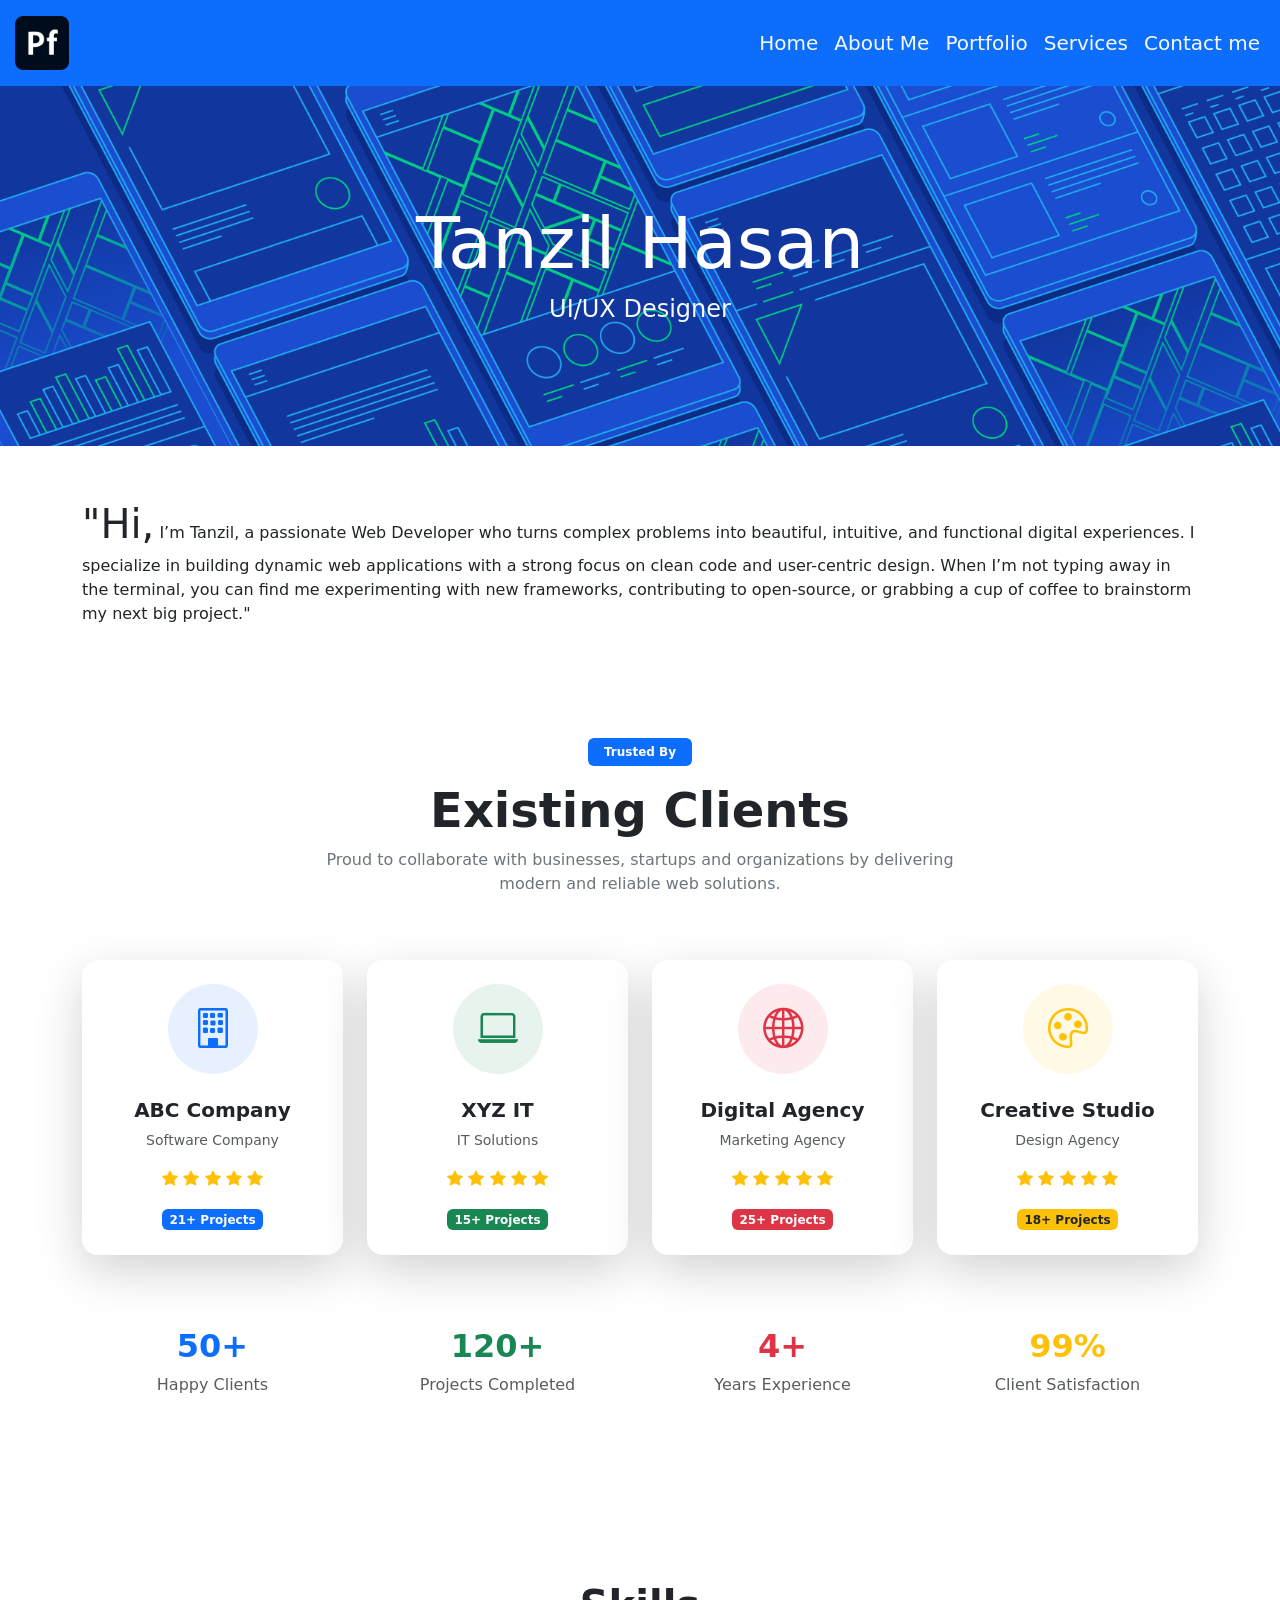
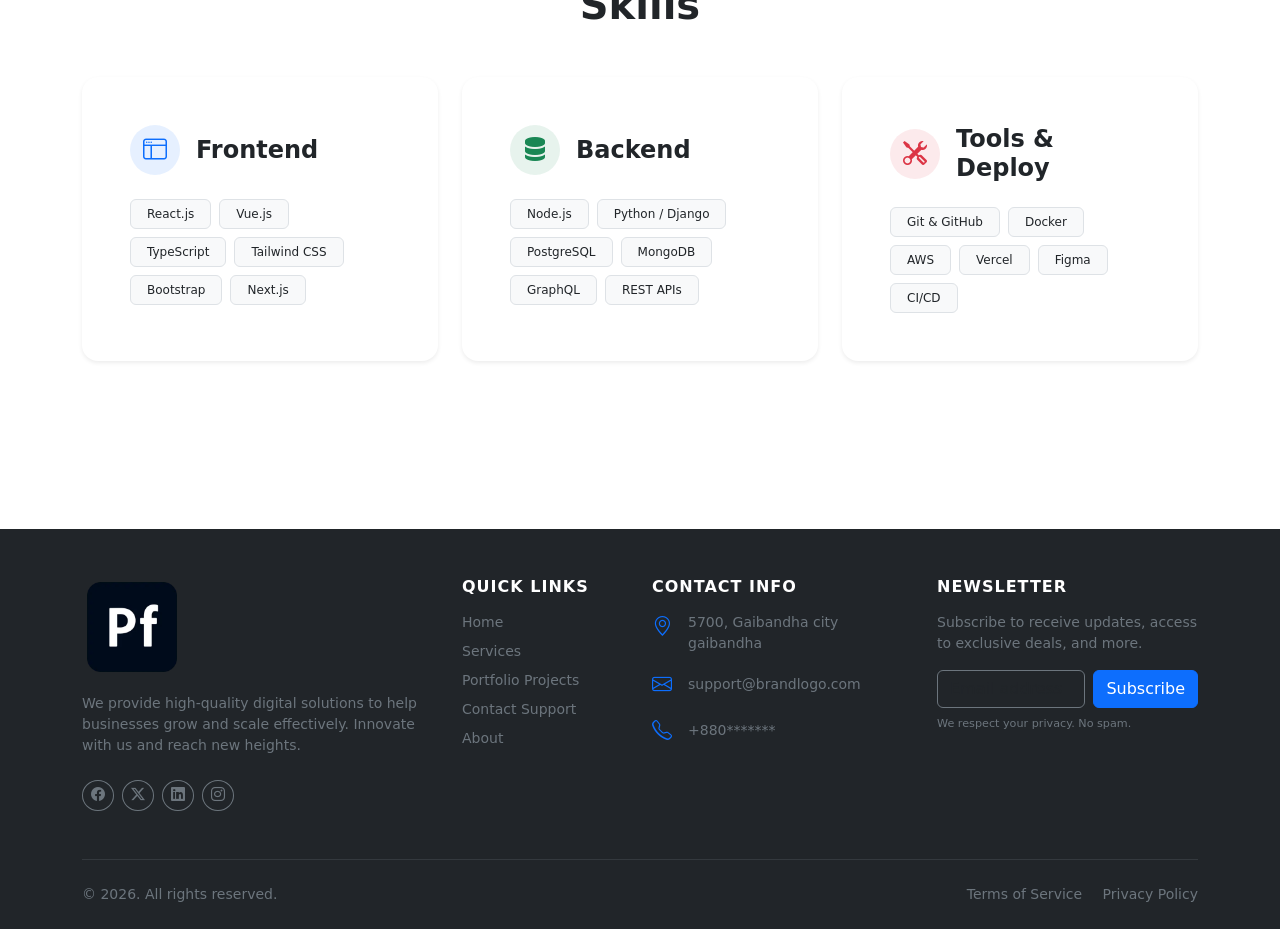
<file: about.html>
<!doctype html>
<html lang="en">

<head>
    <meta charset="utf-8">
    <meta name="viewport" content="width=device-width, initial-scale=1">
    <title>Bootstrap demo</title>
    <link href="https://cdn.jsdelivr.net/npm/bootstrap@5.3.3/dist/css/bootstrap.min.css" rel="stylesheet"
        integrity="sha384-QWTKZyjpPEjISv5WaRU9OFeRpok6YctnYmDr5pNlyT2bRjXh0JMhjY6hW+ALEwIH" crossorigin="anonymous">
    <link rel="stylesheet" href="https://cdn.jsdelivr.net/npm/bootstrap-icons@1.11.3/font/bootstrap-icons.min.css">
    <link rel="stylesheet" href="assets/css/style.css">
</head>

<body>
    <header id="navbar">
        <nav class="navbar navbar-expand-lg bg-primary">
            <div class="container-fluid">
                <a class="navbar-brand" href="index.html"><img src="assets/img/logo.webp" alt="" width="60px"></a>
                <button class="navbar-toggler" type="button" data-bs-toggle="collapse" data-bs-target="#navbarNav"
                    aria-controls="navbarNav" aria-expanded="false" aria-label="Toggle navigation">
                    <span class="navbar-toggler-icon"></span>
                </button>
                <div class="collapse navbar-collapse" id="navbarNav">
                    <ul class="navbar-nav ms-auto">
                        <li class="nav-item">
                            <a class="nav-link active text-light fs-5" aria-current="page" href="index.html">Home</a>
                        </li>
                        <li class="nav-item">
                            <a class="nav-link active text-light fs-5" aria-current="page" href="about.html">About
                                Me</a>
                        </li>
                        <li class="nav-item">
                            <a class="nav-link active text-light fs-5" aria-current="page"
                                href="portfolio.html">Portfolio</a>
                        </li>
                        <li class="nav-item">
                            <a class="nav-link active text-light fs-5" aria-current="page"
                                href="service.html">Services</a>
                        </li>
                        <li class="nav-item">
                            <a class="nav-link active text-light fs-5" aria-current="page" href="contact.html">Contact
                                me</a>
                        </li>
                    </ul>
                </div>
            </div>
        </nav>
    </header>

    <section id="title" class="">
        <h1>
            Tanzil Hasan
        </h1>
        <h4 class="text-light">UI/UX Designer</h4>
    </section>

    <section id="biography" class="py-5 container">
        <p>
            <span class="fs-1">"Hi,</span> I’m Tanzil, a passionate Web Developer who turns complex problems into
            beautiful, intuitive, and
            functional
            digital experiences. I specialize in building dynamic web applications with a strong focus on clean code and
            user-centric design. When I’m not typing away in the terminal, you can find me experimenting with new
            frameworks,
            contributing to open-source, or grabbing a cup of coffee to brainstorm my next big project."
        </p>
    </section>

    <section id="existing-client" class="py-5">
        <div class="container">

            <!-- Section Heading -->

            <div class="row justify-content-center mb-5">

                <div class="col-lg-7 text-center">

                    <span class="badge bg-primary px-3 py-2 mb-3">
                        Trusted By
                    </span>

                    <h2 class="display-5 fw-bold">
                        Existing Clients
                    </h2>

                    <p class="text-secondary">
                        Proud to collaborate with businesses, startups and organizations
                        by delivering modern and reliable web solutions.
                    </p>

                </div>

            </div>

            <!-- Client Cards -->

            <div class="row g-4">

                <!-- Client 1 -->

                <div class="col-lg-3 col-md-6">

                    <div class="card border-0 shadow-lg rounded-4 h-100">

                        <div class="card-body text-center p-4">

                            <div class="bg-primary bg-opacity-10 rounded-circle d-inline-flex justify-content-center align-items-center mb-4"
                                style="width:90px;height:90px;">

                                <i class="bi bi-building fs-1 text-primary"></i>

                            </div>

                            <h5 class="fw-bold">
                                ABC Company
                            </h5>

                            <p class="text-muted small">
                                Software Company
                            </p>

                            <div class="text-warning mb-3">
                                <i class="bi bi-star-fill"></i>
                                <i class="bi bi-star-fill"></i>
                                <i class="bi bi-star-fill"></i>
                                <i class="bi bi-star-fill"></i>
                                <i class="bi bi-star-fill"></i>
                            </div>

                            <span class="badge bg-primary">
                                21+ Projects
                            </span>

                        </div>

                    </div>

                </div>

                <!-- Client 2 -->

                <div class="col-lg-3 col-md-6">

                    <div class="card border-0 shadow-lg rounded-4 h-100">

                        <div class="card-body text-center p-4">

                            <div class="bg-success bg-opacity-10 rounded-circle d-inline-flex justify-content-center align-items-center mb-4"
                                style="width:90px;height:90px;">

                                <i class="bi bi-laptop fs-1 text-success"></i>

                            </div>

                            <h5 class="fw-bold">
                                XYZ IT
                            </h5>

                            <p class="text-muted small">
                                IT Solutions
                            </p>

                            <div class="text-warning mb-3">
                                <i class="bi bi-star-fill"></i>
                                <i class="bi bi-star-fill"></i>
                                <i class="bi bi-star-fill"></i>
                                <i class="bi bi-star-fill"></i>
                                <i class="bi bi-star-fill"></i>
                            </div>

                            <span class="badge bg-success">
                                15+ Projects
                            </span>

                        </div>

                    </div>

                </div>

                <!-- Client 3 -->

                <div class="col-lg-3 col-md-6">

                    <div class="card border-0 shadow-lg rounded-4 h-100">

                        <div class="card-body text-center p-4">

                            <div class="bg-danger bg-opacity-10 rounded-circle d-inline-flex justify-content-center align-items-center mb-4"
                                style="width:90px;height:90px;">

                                <i class="bi bi-globe2 fs-1 text-danger"></i>

                            </div>

                            <h5 class="fw-bold">
                                Digital Agency
                            </h5>

                            <p class="text-muted small">
                                Marketing Agency
                            </p>

                            <div class="text-warning mb-3">
                                <i class="bi bi-star-fill"></i>
                                <i class="bi bi-star-fill"></i>
                                <i class="bi bi-star-fill"></i>
                                <i class="bi bi-star-fill"></i>
                                <i class="bi bi-star-fill"></i>
                            </div>

                            <span class="badge bg-danger">
                                25+ Projects
                            </span>

                        </div>

                    </div>

                </div>

                <!-- Client 4 -->

                <div class="col-lg-3 col-md-6">

                    <div class="card border-0 shadow-lg rounded-4 h-100">

                        <div class="card-body text-center p-4">

                            <div class="bg-warning bg-opacity-10 rounded-circle d-inline-flex justify-content-center align-items-center mb-4"
                                style="width:90px;height:90px;">

                                <i class="bi bi-palette fs-1 text-warning"></i>

                            </div>

                            <h5 class="fw-bold">
                                Creative Studio
                            </h5>

                            <p class="text-muted small">
                                Design Agency
                            </p>

                            <div class="text-warning mb-3">
                                <i class="bi bi-star-fill"></i>
                                <i class="bi bi-star-fill"></i>
                                <i class="bi bi-star-fill"></i>
                                <i class="bi bi-star-fill"></i>
                                <i class="bi bi-star-fill"></i>
                            </div>

                            <span class="badge bg-warning text-dark">
                                18+ Projects
                            </span>

                        </div>

                    </div>

                </div>

            </div>

            <!-- Statistics -->

            <div class="row text-center mt-5 g-4">

                <div class="col-md-3">
                    <h2 class="fw-bold text-primary">50+</h2>
                    <p class="text-muted">Happy Clients</p>
                </div>

                <div class="col-md-3">
                    <h2 class="fw-bold text-success">120+</h2>
                    <p class="text-muted">Projects Completed</p>
                </div>

                <div class="col-md-3">
                    <h2 class="fw-bold text-danger">4+</h2>
                    <p class="text-muted">Years Experience</p>
                </div>

                <div class="col-md-3">
                    <h2 class="fw-bold text-warning">99%</h2>
                    <p class="text-muted">Client Satisfaction</p>
                </div>

            </div>

        </div>

    </section>

    <section id="skill" class="py-5">
        <!-- Skills Section -->
        <section class="py-5 ">
            <div class="container py-4">

                <!-- Section Header -->
                <div class="text-center mb-5">

                    <h2 class="display-6 fw-bold mb-0">Skills</h2>
                </div>

                <div class="row g-4 text-start">

                    <!-- Category 1: Frontend -->
                    <div class="col-md-6 col-lg-4">
                        <div class="card border-0 shadow-sm rounded-4 h-100 hover-lift">
                            <div class="card-body p-4 p-md-5">
                                <!-- Icon & Title -->
                                <div class="d-flex align-items-center gap-3 mb-4">
                                    <div class="bg-primary bg-opacity-10 text-primary rounded-circle p-3 d-flex align-items-center justify-content-center"
                                        style="width: 50px; height: 50px;">
                                        <i class="bi bi-window-sidebar fs-4"></i>
                                    </div>
                                    <h4 class="fw-bold mb-0">Frontend</h4>
                                </div>
                                <!-- Tags -->
                                <div class="d-flex flex-wrap gap-2">
                                    <span
                                        class="badge bg-light text-dark border px-3 py-2 fw-medium skill-tag">React.js</span>
                                    <span
                                        class="badge bg-light text-dark border px-3 py-2 fw-medium skill-tag">Vue.js</span>
                                    <span
                                        class="badge bg-light text-dark border px-3 py-2 fw-medium skill-tag">TypeScript</span>
                                    <span class="badge bg-light text-dark border px-3 py-2 fw-medium skill-tag">Tailwind
                                        CSS</span>
                                    <span
                                        class="badge bg-light text-dark border px-3 py-2 fw-medium skill-tag">Bootstrap</span>
                                    <span
                                        class="badge bg-light text-dark border px-3 py-2 fw-medium skill-tag">Next.js</span>
                                </div>
                            </div>
                        </div>
                    </div>

                    <!-- Category 2: Backend -->
                    <div class="col-md-6 col-lg-4">
                        <div class="card border-0 shadow-sm rounded-4 h-100 hover-lift">
                            <div class="card-body p-4 p-md-5">
                                <div class="d-flex align-items-center gap-3 mb-4">
                                    <div class="bg-success bg-opacity-10 text-success rounded-circle p-3 d-flex align-items-center justify-content-center"
                                        style="width: 50px; height: 50px;">
                                        <i class="bi bi-server fs-4"></i>
                                    </div>
                                    <h4 class="fw-bold mb-0">Backend</h4>
                                </div>
                                <div class="d-flex flex-wrap gap-2">
                                    <span
                                        class="badge bg-light text-dark border px-3 py-2 fw-medium skill-tag">Node.js</span>
                                    <span class="badge bg-light text-dark border px-3 py-2 fw-medium skill-tag">Python /
                                        Django</span>
                                    <span
                                        class="badge bg-light text-dark border px-3 py-2 fw-medium skill-tag">PostgreSQL</span>
                                    <span
                                        class="badge bg-light text-dark border px-3 py-2 fw-medium skill-tag">MongoDB</span>
                                    <span
                                        class="badge bg-light text-dark border px-3 py-2 fw-medium skill-tag">GraphQL</span>
                                    <span class="badge bg-light text-dark border px-3 py-2 fw-medium skill-tag">REST
                                        APIs</span>
                                </div>
                            </div>
                        </div>
                    </div>

                    <!-- Category 3: Tools & Deploy -->
                    <div class="col-md-6 col-lg-4 offset-md-3 offset-lg-0">
                        <div class="card border-0 shadow-sm rounded-4 h-100 hover-lift">
                            <div class="card-body p-4 p-md-5">
                                <div class="d-flex align-items-center gap-3 mb-4">
                                    <div class="bg-danger bg-opacity-10 text-danger rounded-circle p-3 d-flex align-items-center justify-content-center"
                                        style="width: 50px; height: 50px;">
                                        <i class="bi bi-tools fs-4"></i>
                                    </div>
                                    <h4 class="fw-bold mb-0">Tools & Deploy</h4>
                                </div>
                                <div class="d-flex flex-wrap gap-2">
                                    <span class="badge bg-light text-dark border px-3 py-2 fw-medium skill-tag">Git &
                                        GitHub</span>
                                    <span
                                        class="badge bg-light text-dark border px-3 py-2 fw-medium skill-tag">Docker</span>
                                    <span
                                        class="badge bg-light text-dark border px-3 py-2 fw-medium skill-tag">AWS</span>
                                    <span
                                        class="badge bg-light text-dark border px-3 py-2 fw-medium skill-tag">Vercel</span>
                                    <span
                                        class="badge bg-light text-dark border px-3 py-2 fw-medium skill-tag">Figma</span>
                                    <span
                                        class="badge bg-light text-dark border px-3 py-2 fw-medium skill-tag">CI/CD</span>
                                </div>
                            </div>
                        </div>
                    </div>

                </div>
            </div>
        </section>

        <!-- CSS -->
        <style>
            .tracking-wide {
                letter-spacing: 1.5px;
            }

            .hover-lift {
                transition: transform 0.3s ease, box-shadow 0.3s ease;
            }

            .hover-lift:hover {
                transform: translateY(-5px);
                box-shadow: 0 1rem 3rem rgba(0, 0, 0, .15) !important;
            }

            .skill-tag {
                transition: all 0.2s ease;
                cursor: default;
            }

            .skill-tag:hover {
                background-color: var(--bs-primary) !important;
                color: white !important;
                border-color: var(--bs-primary) !important;
                transform: scale(1.05);
            }
        </style>
    </section>

    <section id="footer">
        <!-- Big Custom Footer -->
        <footer class="bg-dark text-light pt-5 pb-4 mt-5">
            <div class="container">
                <div class="row gy-5">

                    <!-- Column 1: Brand & About -->
                    <div class="col-lg-4 col-md-6">
                        <h5 class="fw-bold text-white mb-3"><img src="assets/img/logo.webp" alt="" width="100px"></h5>
                        <p class="text-secondary small mb-4">We provide high-quality digital solutions to help
                            businesses grow
                            and scale effectively. Innovate with us and reach new heights.</p>
                        <div class="d-flex gap-2">
                            <a href="#" class="btn btn-sm btn-outline-secondary rounded-circle"><i
                                    class="bi bi-facebook"></i></a>
                            <a href="#" class="btn btn-sm btn-outline-secondary rounded-circle"><i
                                    class="bi bi-twitter-x"></i></a>
                            <a href="#" class="btn btn-sm btn-outline-secondary rounded-circle"><i
                                    class="bi bi-linkedin"></i></a>
                            <a href="#" class="btn btn-sm btn-outline-secondary rounded-circle"><i
                                    class="bi bi-instagram"></i></a>
                        </div>
                    </div>

                    <!-- Column 2: Quick Links -->
                    <div class="col-lg-2 col-md-6">
                        <h6 class="text-white mb-3 text-uppercase fw-bold tracking-wide">Quick Links</h6>
                        <ul class="list-unstyled small text-secondary d-flex flex-column gap-2">
                            <li><a href="index.html"
                                    class="text-secondary text-decoration-none hover-white transition-all">Home</a>
                            </li>
                            <li><a href="service.html"
                                    class="text-secondary text-decoration-none hover-white transition-all">
                                    Services</a></li>
                            <li><a href="portfolio.html"
                                    class="text-secondary text-decoration-none hover-white transition-all">Portfolio
                                    Projects</a></li>
                            <li><a href="contact.html"
                                    class="text-secondary text-decoration-none hover-white transition-all">Contact
                                    Support</a></li>
                            <li><a href="about.html"
                                    class="text-secondary text-decoration-none hover-white transition-all">About</a>
                            </li>
                        </ul>
                    </div>

                    <!-- Column 3: Contact Info -->
                    <div class="col-lg-3 col-md-6">
                        <h6 class="text-white mb-3 text-uppercase fw-bold tracking-wide">Contact Info</h6>
                        <ul class="list-unstyled small text-secondary d-flex flex-column gap-3">
                            <li class="d-flex gap-3 align-items-start">
                                <i class="bi bi-geo-alt fs-5 text-primary"></i>
                                <span>5700, Gaibandha city<br>gaibandha</span>
                            </li>
                            <li class="d-flex gap-3 align-items-center">
                                <i class="bi bi-envelope fs-5 text-primary"></i>
                                <span>support@brandlogo.com</span>
                            </li>
                            <li class="d-flex gap-3 align-items-center">
                                <i class="bi bi-telephone fs-5 text-primary"></i>
                                <span>+880*******</span>
                            </li>
                        </ul>
                    </div>

                    <!-- Column 4: Newsletter -->
                    <div class="col-lg-3 col-md-6">
                        <h6 class="text-white mb-3 text-uppercase fw-bold tracking-wide">Newsletter</h6>
                        <p class="text-secondary small mb-3">Subscribe to receive updates, access to exclusive deals,
                            and more.
                        </p>
                        <form class="d-flex gap-2">
                            <input type="email" class="form-control bg-dark text-light border-secondary"
                                placeholder="Email address" required>
                            <button class="btn btn-primary" type="submit">Subscribe</button>
                        </form>
                        <div class="form-text text-secondary mt-2" style="font-size: 0.7rem;">We respect your privacy.
                            No spam.
                        </div>
                    </div>

                </div>

                <!-- Simple Footer Copyright -->
                <hr class="border-secondary mt-5 mb-4">
                <div class="row align-items-center">
                    <div class="col-md-6 text-center text-md-start small text-secondary mb-3 mb-md-0">
                        &copy; 2026. All rights reserved.
                    </div>
                    <div class="col-md-6 text-center text-md-end small">
                        <a href="#" class="text-secondary text-decoration-none me-3 hover-white">Terms of Service</a>
                        <a href="#" class="text-secondary text-decoration-none hover-white">Privacy Policy</a>
                    </div>
                </div>
            </div>
        </footer>

        <!-- Optional CSS for hovers -->
        <style>
            .hover-white:hover {
                color: #fff !important;
            }

            .tracking-wide {
                letter-spacing: 1px;
            }
        </style>
    </section>

    <script src="https://cdn.jsdelivr.net/npm/bootstrap@5.2.3/dist/js/bootstrap.bundle.min.js"
        integrity="sha384-kenU1KFdBIe4zVF0s0G1M5b4hcpxyD9F7jL+jjXkk+Q2h455rYXK/7HAuoJl+0I4"
        crossorigin="anonymous"></script>
</body>

</html>
</file>
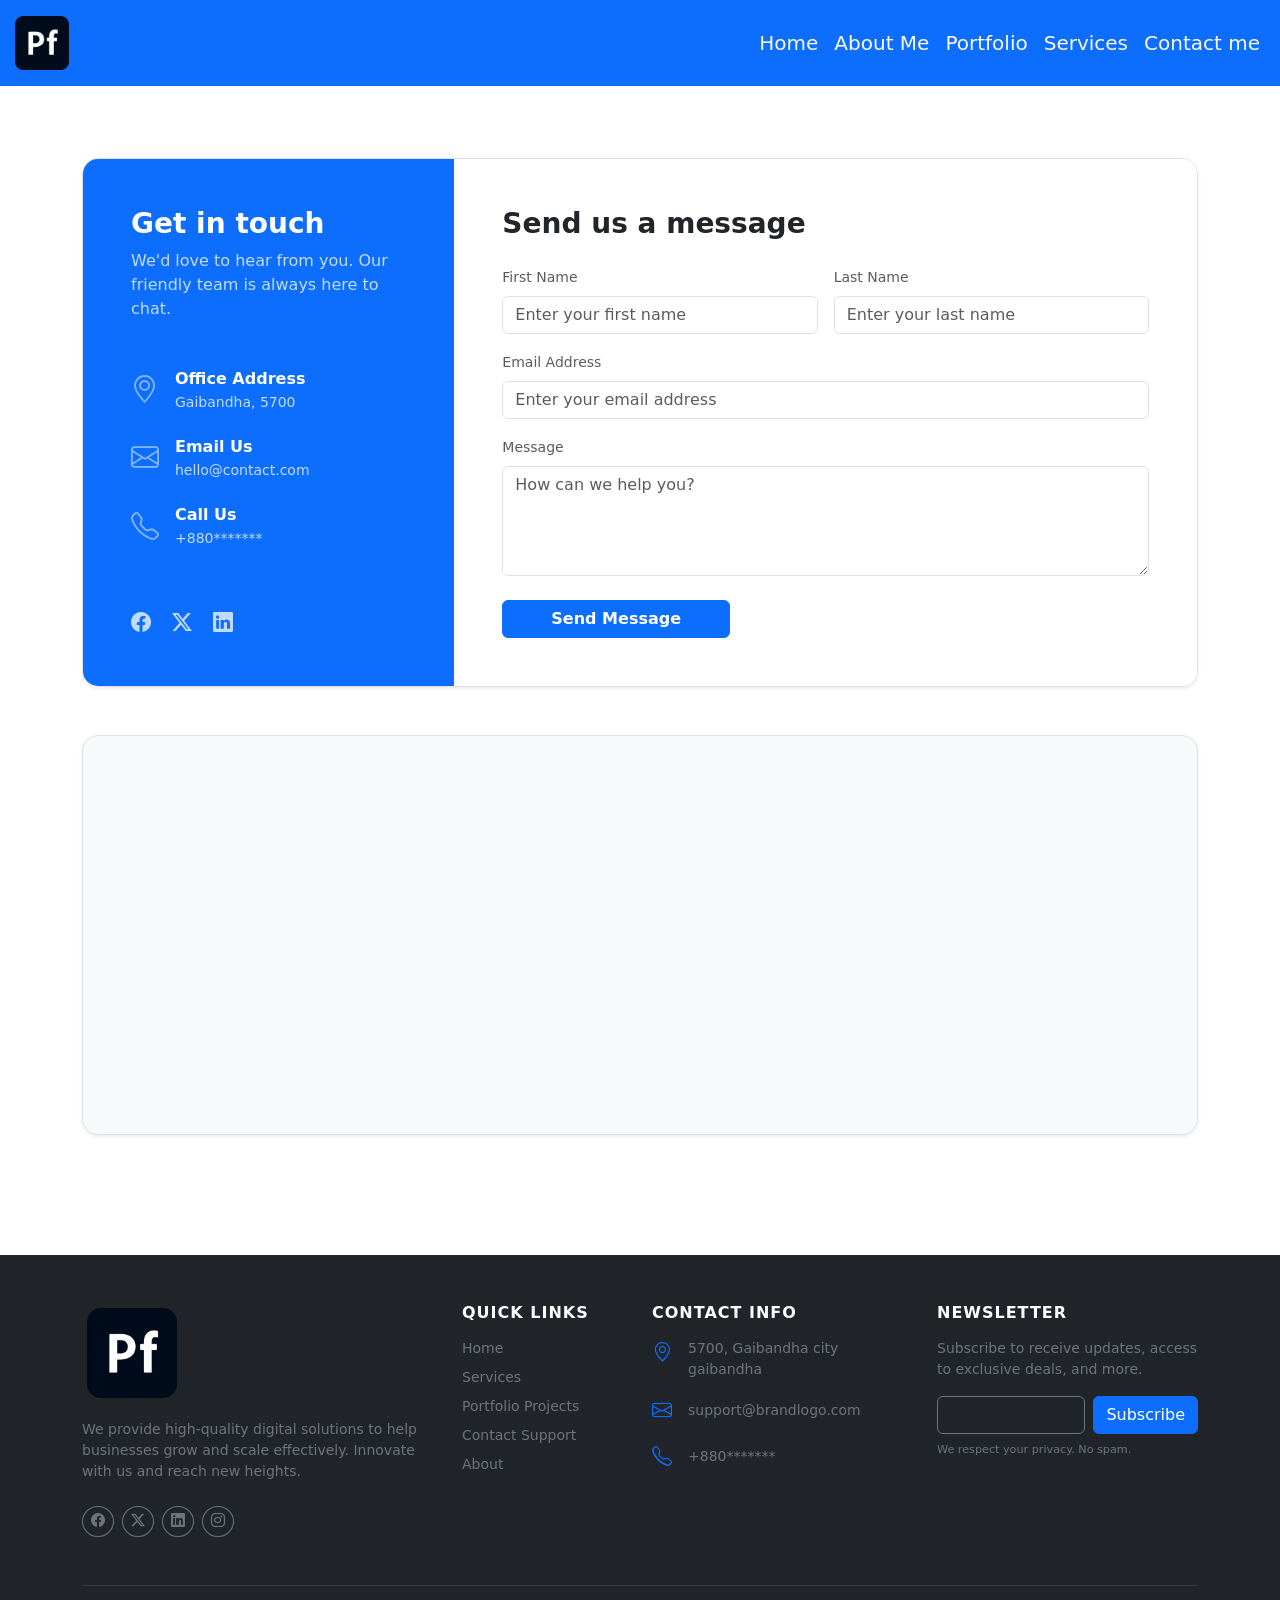
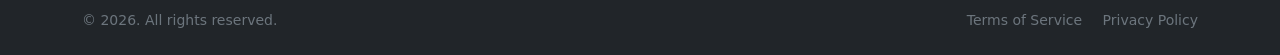
<file: contact.html>
<!doctype html>
<html lang="en">

<head>
    <meta charset="utf-8">
    <meta name="viewport" content="width=device-width, initial-scale=1">
    <title>Bootstrap demo</title>
    <link href="https://cdn.jsdelivr.net/npm/bootstrap@5.3.3/dist/css/bootstrap.min.css" rel="stylesheet"
        integrity="sha384-QWTKZyjpPEjISv5WaRU9OFeRpok6YctnYmDr5pNlyT2bRjXh0JMhjY6hW+ALEwIH" crossorigin="anonymous">
    <link rel="stylesheet" href="https://cdn.jsdelivr.net/npm/bootstrap-icons@1.11.3/font/bootstrap-icons.min.css">
    <link rel="stylesheet" href="assets/css/style.css">
</head>

<body>
    <header id="navbar">
        <nav class="navbar navbar-expand-lg bg-primary">
            <div class="container-fluid">
                <a class="navbar-brand" href="index.html"><img src="assets/img/logo.webp" alt="" width="60px"></a>
                <button class="navbar-toggler" type="button" data-bs-toggle="collapse" data-bs-target="#navbarNav"
                    aria-controls="navbarNav" aria-expanded="false" aria-label="Toggle navigation">
                    <span class="navbar-toggler-icon"></span>
                </button>
                <div class="collapse navbar-collapse" id="navbarNav">
                    <ul class="navbar-nav ms-auto">
                        <li class="nav-item">
                            <a class="nav-link active text-light fs-5" aria-current="page" href="index.html">Home</a>
                        </li>
                        <li class="nav-item">
                            <a class="nav-link active text-light fs-5" aria-current="page" href="about.html">About
                                Me</a>
                        </li>
                        <li class="nav-item">
                            <a class="nav-link active text-light fs-5" aria-current="page"
                                href="portfolio.html">Portfolio</a>
                        </li>
                        <li class="nav-item">
                            <a class="nav-link active text-light fs-5" aria-current="page"
                                href="service.html">Services</a>
                        </li>
                        <li class="nav-item">
                            <a class="nav-link active text-light fs-5" aria-current="page" href="contact.html">Contact
                                me</a>
                        </li>
                    </ul>
                </div>
            </div>
        </nav>
    </header>

    <section id="contact">
        <!-- Contact Split Form & Info Section -->
        <section class="py-5">
            <div class="container py-4">
                <!-- Main Contact Card -->
                <div class="row g-0 rounded-4 shadow-sm overflow-hidden border">

                    <!-- Left Info Panel -->
                    <div class="col-lg-4 bg-primary text-white p-5 d-flex flex-column justify-content-between">
                        <div>
                            <h3 class="fw-bold mb-2">Get in touch</h3>
                            <p class="opacity-75 mb-5">We'd love to hear from you. Our friendly team is always here to
                                chat.</p>

                            <div class="d-flex align-items-center gap-3 mb-4">
                                <i class="bi bi-geo-alt fs-3 text-light opacity-50"></i>
                                <div>
                                    <h6 class="mb-1 fw-bold">Office Address</h6>
                                    <p class="mb-0 opacity-75 small">Gaibandha, 5700</p>
                                </div>
                            </div>

                            <div class="d-flex align-items-center gap-3 mb-4">
                                <i class="bi bi-envelope fs-3 text-light opacity-50"></i>
                                <div>
                                    <h6 class="mb-1 fw-bold">Email Us</h6>
                                    <p class="mb-0 opacity-75 small">hello@contact.com</p>
                                </div>
                            </div>

                            <div class="d-flex align-items-center gap-3">
                                <i class="bi bi-telephone fs-3 text-light opacity-50"></i>
                                <div>
                                    <h6 class="mb-1 fw-bold">Call Us</h6>
                                    <p class="mb-0 opacity-75 small">+880*******</p>
                                </div>
                            </div>
                        </div>

                        <!-- Socials -->
                        <div class="mt-5">
                            <a href="#" class="text-white me-3 fs-5 opacity-75 hover-opacity-100 transition-all"><i
                                    class="bi bi-facebook"></i></a>
                            <a href="#" class="text-white me-3 fs-5 opacity-75 hover-opacity-100 transition-all"><i
                                    class="bi bi-twitter-x"></i></a>
                            <a href="#" class="text-white fs-5 opacity-75 hover-opacity-100 transition-all"><i
                                    class="bi bi-linkedin"></i></a>
                        </div>
                    </div>

                    <!-- Right Form Panel -->
                    <div class="col-lg-8 bg-white p-5">
                        <h3 class="fw-bold mb-4">Send us a message</h3>
                        <form id="contactForm">
                            <div class="row g-3">
                                <div class="col-md-6">
                                    <label class="form-label small fw-medium text-muted">First Name</label>
                                    <input type="text" class="form-control" placeholder="Enter your first name"
                                        required>
                                </div>
                                <div class="col-md-6">
                                    <label class="form-label small fw-medium text-muted">Last Name</label>
                                    <input type="text" class="form-control" placeholder="Enter your last name" required>
                                </div>
                                <div class="col-12">
                                    <label class="form-label small fw-medium text-muted">Email Address</label>
                                    <input type="email" class="form-control" placeholder="Enter your email address"
                                        required>
                                </div>
                                <div class="col-12">
                                    <label class="form-label small fw-medium text-muted">Message</label>
                                    <textarea class="form-control" rows="4" placeholder="How can we help you?"
                                        required></textarea>
                                </div>
                                <div class="col-12 mt-4">
                                    <button type="submit" class="btn btn-primary px-5 fw-bold">Send Message</button>
                                </div>
                            </div>
                        </form>
                    </div>
                </div>

                <!-- Full Width Map Embed -->
                <div class="rounded-4 overflow-hidden shadow-sm mt-5 border bg-light" style="height: 400px;">
                    <iframe
                        src="https://www.google.com/maps/embed?pb=!1m18!1m12!1m3!1d14424.841366391745!2d89.53972214999999!3d25.330721849999996!2m3!1f0!2f0!3f0!3m2!1i1024!2i768!4f13.1!3m3!1m2!1s0x39fd22d69e4357ab%3A0x6ecd8a9269ec86ca!2z4KaX4Ka-4KaH4Kas4Ka-4Kao4KeN4Kan4Ka-!5e0!3m2!1sbn!2sbd!4v1783937196263!5m2!1sbn!2sbd"
                        width="100%" height="100%" style="border:0;" allowfullscreen="" loading="lazy"
                        referrerpolicy="strict-origin-when-cross-origin"></iframe>
                </div>
            </div>
        </section>

        <!-- Optional CSS -->
        <style>
            .hover-opacity-100:hover {
                opacity: 1 !important;
            }
        </style>
    </section>

    <section id="footer">
        <!-- Big Custom Footer -->
        <footer class="bg-dark text-light pt-5 pb-4 mt-5">
            <div class="container">
                <div class="row gy-5">

                    <!-- Column 1: Brand & About -->
                    <div class="col-lg-4 col-md-6">
                        <h5 class="fw-bold text-white mb-3"><img src="assets/img/logo.webp" alt="" width="100px"></h5>
                        <p class="text-secondary small mb-4">We provide high-quality digital solutions to help
                            businesses grow
                            and scale effectively. Innovate with us and reach new heights.</p>
                        <div class="d-flex gap-2">
                            <a href="#" class="btn btn-sm btn-outline-secondary rounded-circle"><i
                                    class="bi bi-facebook"></i></a>
                            <a href="#" class="btn btn-sm btn-outline-secondary rounded-circle"><i
                                    class="bi bi-twitter-x"></i></a>
                            <a href="#" class="btn btn-sm btn-outline-secondary rounded-circle"><i
                                    class="bi bi-linkedin"></i></a>
                            <a href="#" class="btn btn-sm btn-outline-secondary rounded-circle"><i
                                    class="bi bi-instagram"></i></a>
                        </div>
                    </div>

                    <!-- Column 2: Quick Links -->
                    <div class="col-lg-2 col-md-6">
                        <h6 class="text-white mb-3 text-uppercase fw-bold tracking-wide">Quick Links</h6>
                        <ul class="list-unstyled small text-secondary d-flex flex-column gap-2">
                            <li><a href="index.html"
                                    class="text-secondary text-decoration-none hover-white transition-all">Home</a>
                            </li>
                            <li><a href="service.html"
                                    class="text-secondary text-decoration-none hover-white transition-all">
                                    Services</a></li>
                            <li><a href="portfolio.html"
                                    class="text-secondary text-decoration-none hover-white transition-all">Portfolio
                                    Projects</a></li>
                            <li><a href="contact.html"
                                    class="text-secondary text-decoration-none hover-white transition-all">Contact
                                    Support</a></li>
                            <li><a href="about.html"
                                    class="text-secondary text-decoration-none hover-white transition-all">About</a>
                            </li>
                        </ul>
                    </div>

                    <!-- Column 3: Contact Info -->
                    <div class="col-lg-3 col-md-6">
                        <h6 class="text-white mb-3 text-uppercase fw-bold tracking-wide">Contact Info</h6>
                        <ul class="list-unstyled small text-secondary d-flex flex-column gap-3">
                            <li class="d-flex gap-3 align-items-start">
                                <i class="bi bi-geo-alt fs-5 text-primary"></i>
                                <span>5700, Gaibandha city<br>gaibandha</span>
                            </li>
                            <li class="d-flex gap-3 align-items-center">
                                <i class="bi bi-envelope fs-5 text-primary"></i>
                                <span>support@brandlogo.com</span>
                            </li>
                            <li class="d-flex gap-3 align-items-center">
                                <i class="bi bi-telephone fs-5 text-primary"></i>
                                <span>+880*******</span>
                            </li>
                        </ul>
                    </div>

                    <!-- Column 4: Newsletter -->
                    <div class="col-lg-3 col-md-6">
                        <h6 class="text-white mb-3 text-uppercase fw-bold tracking-wide">Newsletter</h6>
                        <p class="text-secondary small mb-3">Subscribe to receive updates, access to exclusive deals,
                            and more.
                        </p>
                        <form class="d-flex gap-2">
                            <input type="email" class="form-control bg-dark text-light border-secondary"
                                placeholder="Email address" required>
                            <button class="btn btn-primary" type="submit">Subscribe</button>
                        </form>
                        <div class="form-text text-secondary mt-2" style="font-size: 0.7rem;">We respect your privacy.
                            No spam.
                        </div>
                    </div>

                </div>

                <!-- Simple Footer Copyright -->
                <hr class="border-secondary mt-5 mb-4">
                <div class="row align-items-center">
                    <div class="col-md-6 text-center text-md-start small text-secondary mb-3 mb-md-0">
                        &copy; 2026. All rights reserved.
                    </div>
                    <div class="col-md-6 text-center text-md-end small">
                        <a href="#" class="text-secondary text-decoration-none me-3 hover-white">Terms of Service</a>
                        <a href="#" class="text-secondary text-decoration-none hover-white">Privacy Policy</a>
                    </div>
                </div>
            </div>
        </footer>

        <!-- Optional CSS for hovers -->
        <style>
            .hover-white:hover {
                color: #fff !important;
            }

            .tracking-wide {
                letter-spacing: 1px;
            }
        </style>
    </section>

    <script src="https://cdn.jsdelivr.net/npm/bootstrap@5.2.3/dist/js/bootstrap.bundle.min.js"
        integrity="sha384-kenU1KFdBIe4zVF0s0G1M5b4hcpxyD9F7jL+jjXkk+Q2h455rYXK/7HAuoJl+0I4"
        crossorigin="anonymous"></script>
</body>

</html>
</file>
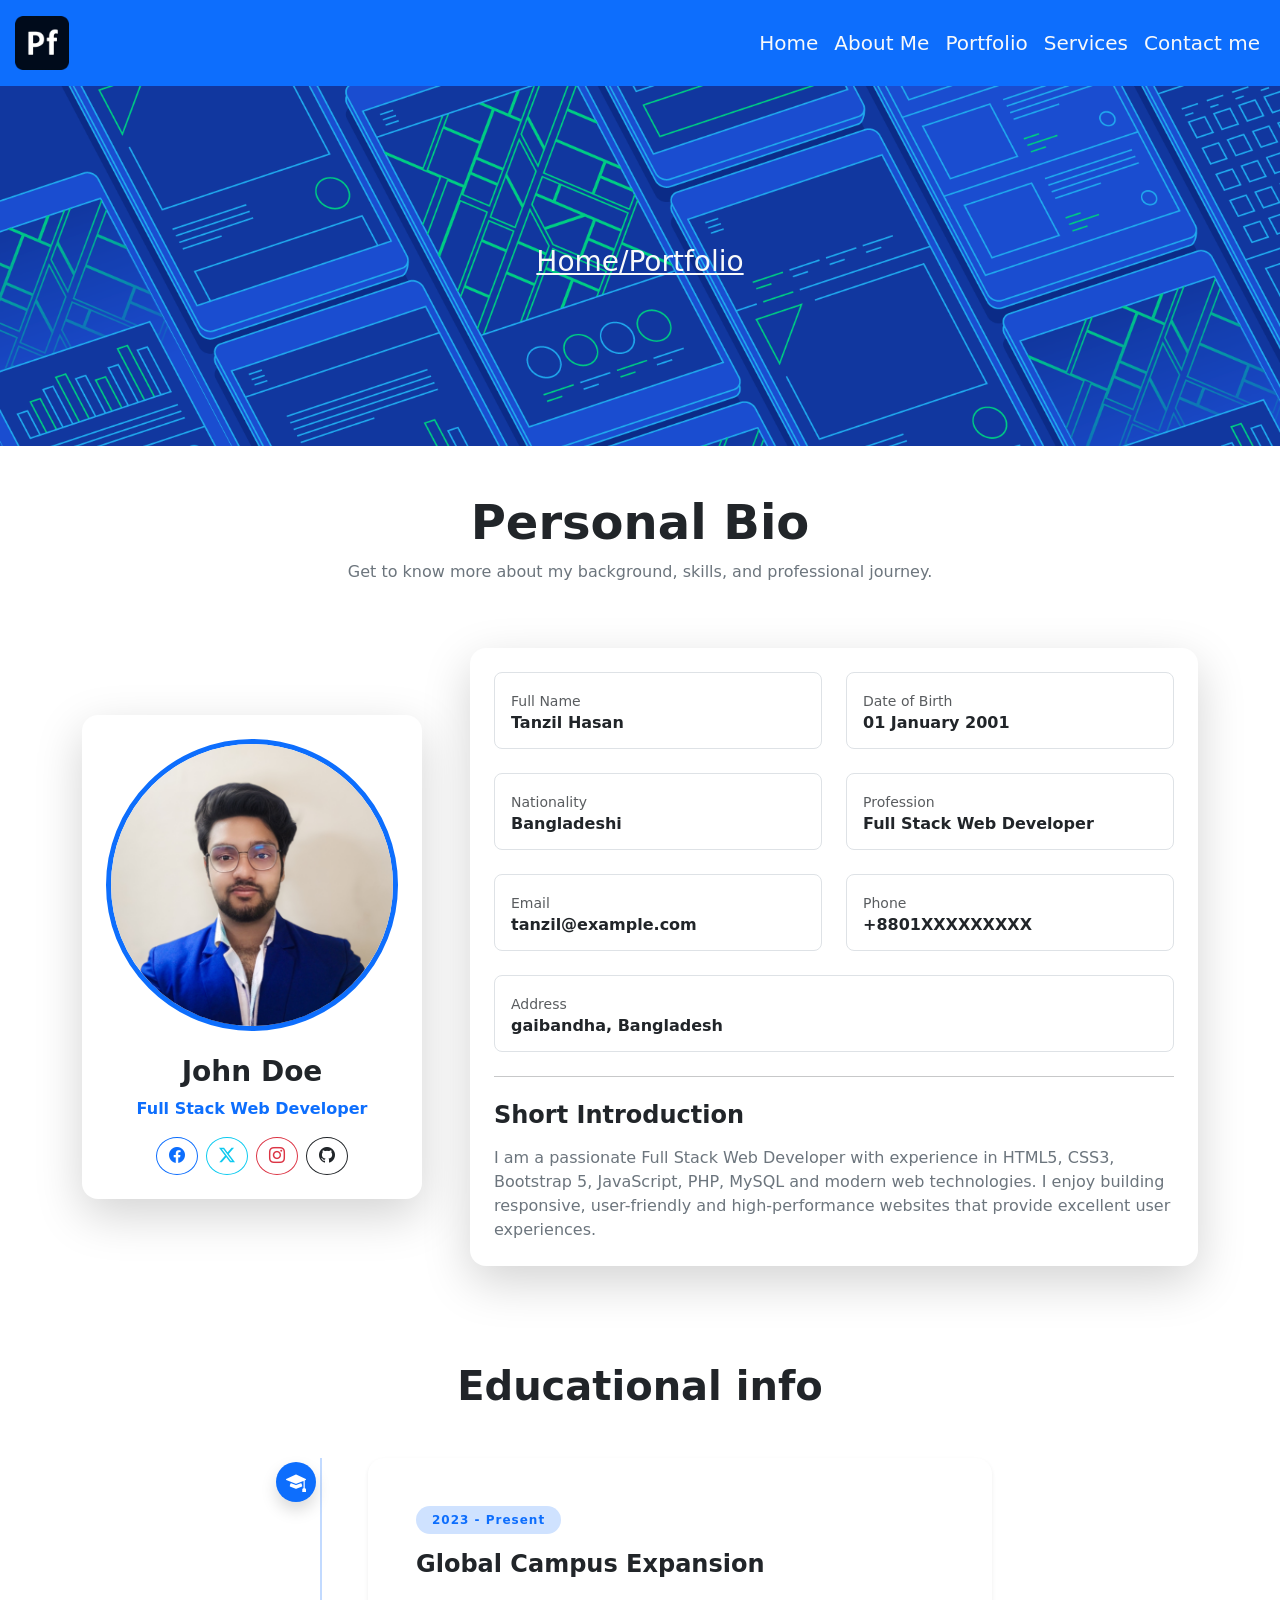
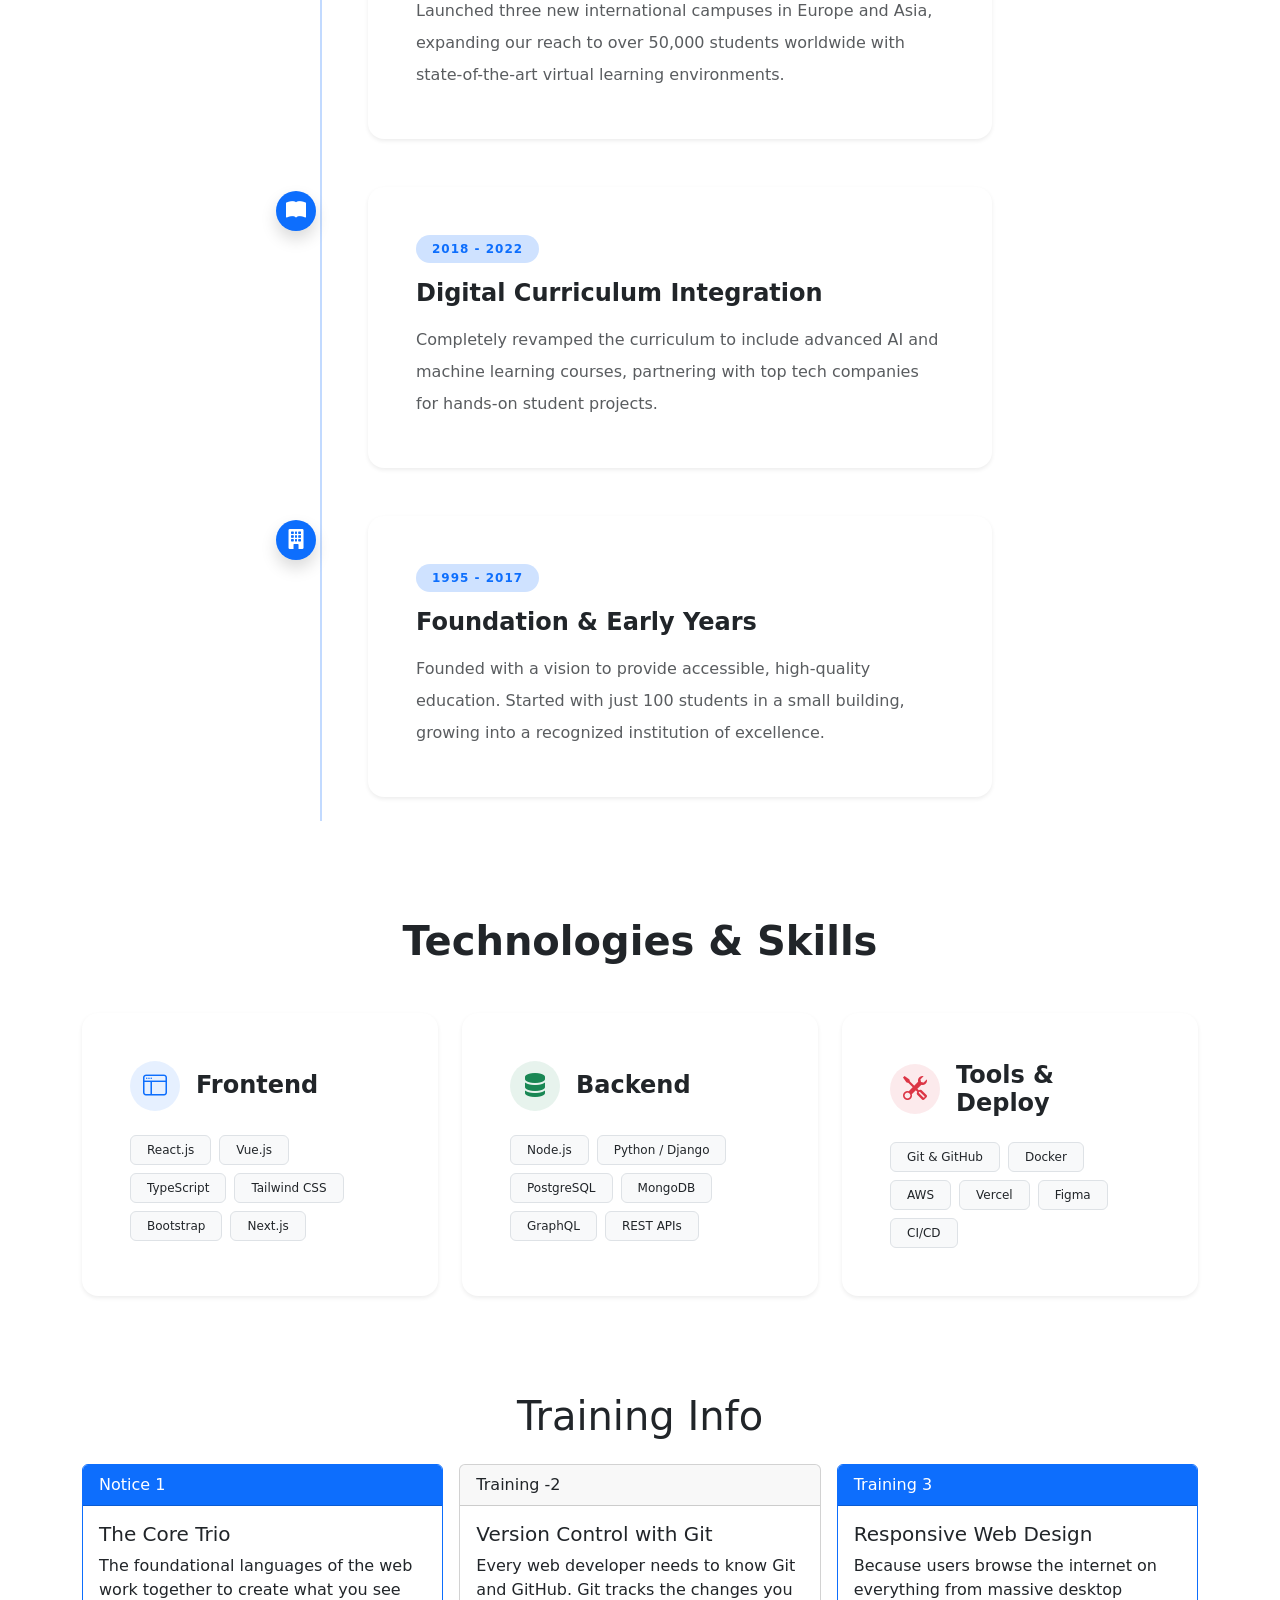
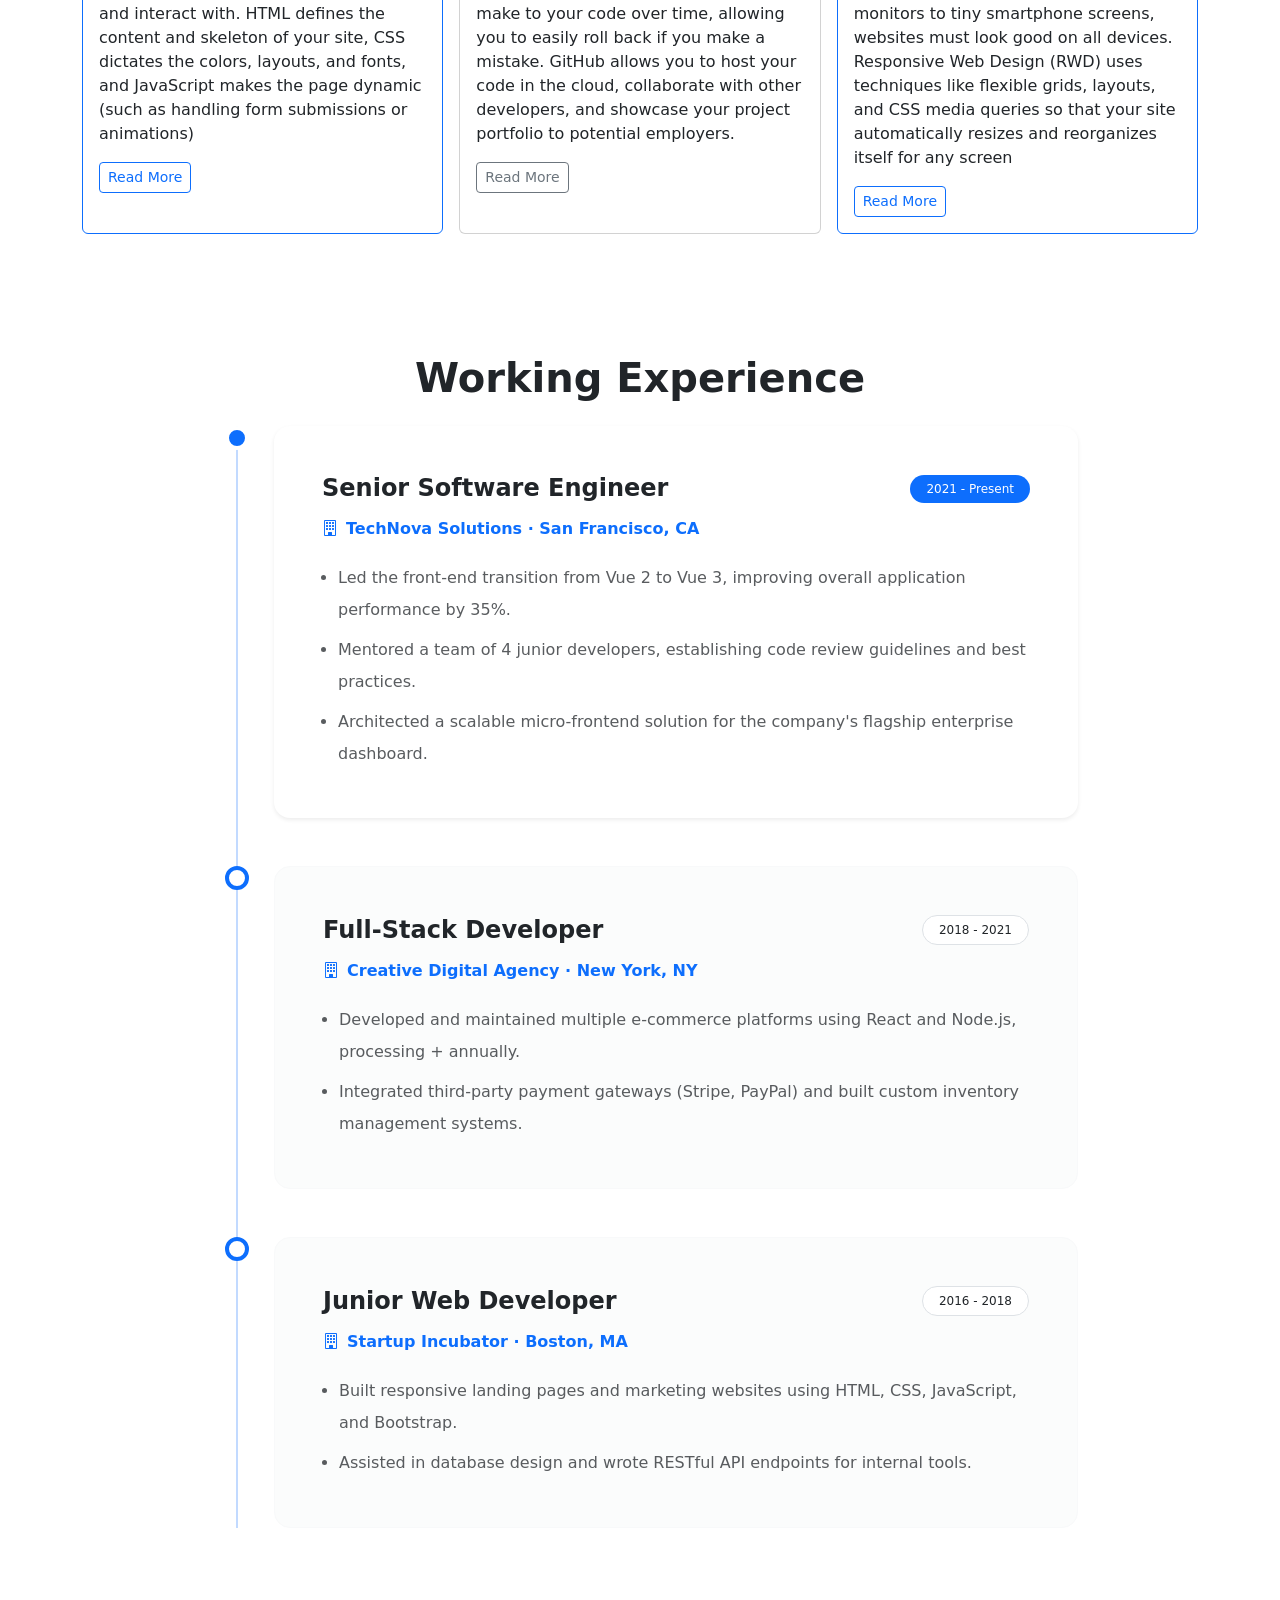
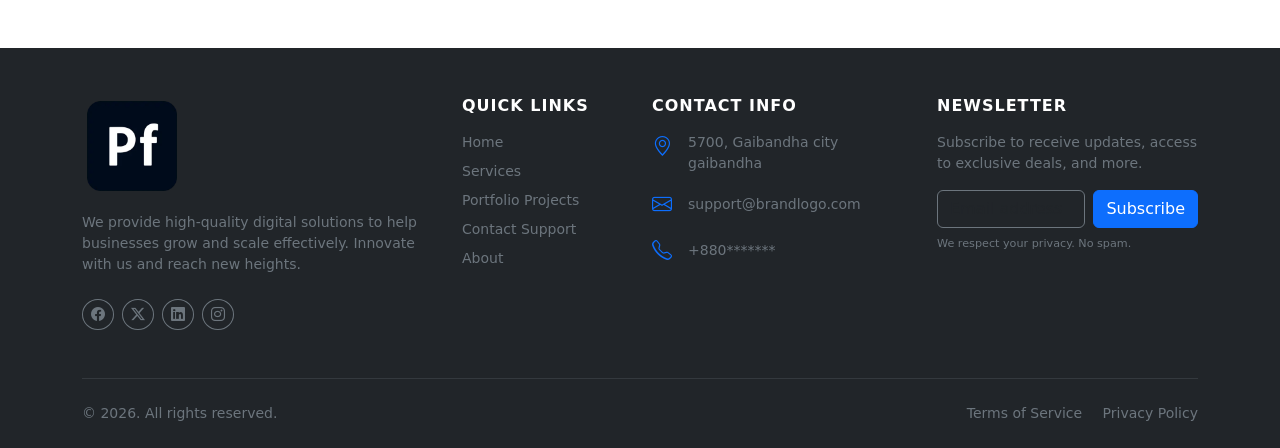
<file: portfolio.html>
<!doctype html>
<html lang="en">

<head>
    <meta charset="utf-8">
    <meta name="viewport" content="width=device-width, initial-scale=1">
    <title>Bootstrap demo</title>
    <link href="https://cdn.jsdelivr.net/npm/bootstrap@5.3.3/dist/css/bootstrap.min.css" rel="stylesheet"
        integrity="sha384-QWTKZyjpPEjISv5WaRU9OFeRpok6YctnYmDr5pNlyT2bRjXh0JMhjY6hW+ALEwIH" crossorigin="anonymous">
    <link rel="stylesheet" href="https://cdn.jsdelivr.net/npm/bootstrap-icons@1.11.3/font/bootstrap-icons.min.css">
    <link rel="stylesheet" href="assets/css/style.css">
</head>

<body>
    <header id="navbar">
        <nav class="navbar navbar-expand-lg bg-primary">
            <div class="container-fluid">
                <a class="navbar-brand" href="index.html"><img src="assets/img/logo.webp" alt="" width="60px"></a>
                <button class="navbar-toggler" type="button" data-bs-toggle="collapse" data-bs-target="#navbarNav"
                    aria-controls="navbarNav" aria-expanded="false" aria-label="Toggle navigation">
                    <span class="navbar-toggler-icon"></span>
                </button>
                <div class="collapse navbar-collapse" id="navbarNav">
                    <ul class="navbar-nav ms-auto">
                        <li class="nav-item">
                            <a class="nav-link active text-light fs-5" aria-current="page" href="index.html">Home</a>
                        </li>
                        <li class="nav-item">
                            <a class="nav-link active text-light fs-5" aria-current="page" href="about.html">About
                                Me</a>
                        </li>
                        <li class="nav-item">
                            <a class="nav-link active text-light fs-5" aria-current="page"
                                href="portfolio.html">Portfolio</a>
                        </li>
                        <li class="nav-item">
                            <a class="nav-link active text-light fs-5" aria-current="page"
                                href="service.html">Services</a>
                        </li>
                        <li class="nav-item">
                            <a class="nav-link active text-light fs-5" aria-current="page" href="contact.html">Contact
                                me</a>
                        </li>
                    </ul>
                </div>
            </div>
        </nav>
    </header>

    <section id="title">
        <h3 class="text-light ">
            <a class="text-light" href="po.html">Home/Portfolio</a>
        </h3>

    </section>

    <section id="personal-info" class="py-5">
        <div class="container">

            <!-- Section Heading -->

            <div class="row justify-content-center mb-5">

                <div class="col-lg-7 text-center">

                    <h2 class="display-5 fw-bold">
                        Personal Bio
                    </h2>

                    <p class="text-secondary">
                        Get to know more about my background, skills, and professional journey.
                    </p>

                </div>

            </div>

            <div class="row g-5 align-items-center">

                <!-- Profile -->

                <div class="col-lg-4">

                    <div class="card border-0 shadow-lg rounded-4 text-center">

                        <div class="card-body p-4">

                            <img src="assets/img/myimg.png"
                                class="img-fluid rounded-circle border border-5 border-primary mb-4" alt="Profile">

                            <h3 class="fw-bold">
                                John Doe
                            </h3>

                            <p class="text-primary fw-semibold">
                                Full Stack Web Developer
                            </p>

                            <div class="d-flex justify-content-center gap-2 mt-3">

                                <a href="#" class="btn btn-outline-primary rounded-circle">
                                    <i class="bi bi-facebook"></i>
                                </a>

                                <a href="#" class="btn btn-outline-info rounded-circle">
                                    <i class="bi bi-twitter-x"></i>
                                </a>

                                <a href="#" class="btn btn-outline-danger rounded-circle">
                                    <i class="bi bi-instagram"></i>
                                </a>

                                <a href="#" class="btn btn-outline-dark rounded-circle">
                                    <i class="bi bi-github"></i>
                                </a>

                            </div>

                        </div>

                    </div>

                </div>

                <!-- Biodata -->

                <div class="col-lg-8">

                    <div class="card border-0 shadow-lg rounded-4">

                        <div class="card-body p-4">

                            <div class="row g-4">

                                <div class="col-md-6">

                                    <div class="border rounded-3 p-3">

                                        <small class="text-muted">Full Name</small>

                                        <h6 class="fw-bold mb-0">
                                            Tanzil Hasan
                                        </h6>

                                    </div>

                                </div>

                                <div class="col-md-6">

                                    <div class="border rounded-3 p-3">

                                        <small class="text-muted">Date of Birth</small>

                                        <h6 class="fw-bold mb-0">
                                            01 January 2001
                                        </h6>

                                    </div>

                                </div>

                                <div class="col-md-6">

                                    <div class="border rounded-3 p-3">

                                        <small class="text-muted">Nationality</small>

                                        <h6 class="fw-bold mb-0">
                                            Bangladeshi
                                        </h6>

                                    </div>

                                </div>

                                <div class="col-md-6">

                                    <div class="border rounded-3 p-3">

                                        <small class="text-muted">Profession</small>

                                        <h6 class="fw-bold mb-0">
                                            Full Stack Web Developer
                                        </h6>

                                    </div>

                                </div>

                                <div class="col-md-6">

                                    <div class="border rounded-3 p-3">

                                        <small class="text-muted">Email</small>

                                        <h6 class="fw-bold mb-0">
                                            tanzil@example.com
                                        </h6>

                                    </div>

                                </div>

                                <div class="col-md-6">

                                    <div class="border rounded-3 p-3">

                                        <small class="text-muted">Phone</small>

                                        <h6 class="fw-bold mb-0">
                                            +8801XXXXXXXXX
                                        </h6>

                                    </div>

                                </div>

                                <div class="col-12">

                                    <div class="border rounded-3 p-3">

                                        <small class="text-muted">Address</small>

                                        <h6 class="fw-bold mb-0">
                                            gaibandha, Bangladesh
                                        </h6>

                                    </div>

                                </div>

                            </div>

                            <hr class="my-4">

                            <h4 class="fw-bold mb-3">
                                Short Introduction
                            </h4>

                            <p class="text-secondary mb-0">

                                I am a passionate Full Stack Web Developer with experience
                                in HTML5, CSS3, Bootstrap 5, JavaScript, PHP, MySQL and
                                modern web technologies. I enjoy building responsive,
                                user-friendly and high-performance websites that provide
                                excellent user experiences.

                            </p>

                        </div>

                    </div>

                </div>

            </div>

        </div>

    </section>

    <section id="education-info">
        <!-- Vertical Timeline Section -->
        <section class="py-5 ">
            <div class="container">
                <h2 class="display-6 fw-bold text-center mb-5">Educational info</h2>

                <div class="row justify-content-center">
                    <div class="col-lg-8">
                        <div class="position-relative pb-4">

                            <!-- Main Vertical Line -->
                            <div class="position-absolute top-0 bottom-0 start-0 ms-3 ms-md-5 bg-primary opacity-25"
                                style="width: 2px;"></div>

                            <!-- Timeline Item 1 -->
                            <div class="position-relative mb-5 pe-3 ps-5 ps-md-0 d-flex align-items-start">
                                <!-- Icon/Dot -->
                                <div class="d-flex flex-column align-items-center position-absolute start-0 ms-1 ms-md-4 mt-1"
                                    style="transform: translateX(-50%);">
                                    <div class="bg-primary rounded-circle shadow d-flex align-items-center justify-content-center text-white"
                                        style="width: 40px; height: 40px; z-index: 2;">
                                        <i class="bi bi-mortarboard-fill fs-5"></i>
                                    </div>
                                </div>
                                <!-- Content Card -->
                                <div class="ms-md-5 ps-md-5 w-100">
                                    <div class="card border-0 shadow-sm rounded-4 timeline-card hover-lift">
                                        <div class="card-body p-4 p-md-5">
                                            <span
                                                class="badge bg-primary-subtle text-primary px-3 py-2 rounded-pill fw-bold mb-3 tracking-wide">2023
                                                - Present</span>
                                            <h4 class="fw-bold mb-3">Global Campus Expansion</h4>
                                            <p class="text-muted mb-0 lh-lg">Launched three new international campuses
                                                in Europe
                                                and Asia, expanding our reach to over 50,000 students worldwide with
                                                state-of-the-art virtual learning environments.</p>
                                        </div>
                                    </div>
                                </div>
                            </div>

                            <!-- Timeline Item 2 -->
                            <div class="position-relative mb-5 pe-3 ps-5 ps-md-0 d-flex align-items-start">
                                <div class="d-flex flex-column align-items-center position-absolute start-0 ms-1 ms-md-4 mt-1"
                                    style="transform: translateX(-50%);">
                                    <div class="bg-primary rounded-circle shadow d-flex align-items-center justify-content-center text-white"
                                        style="width: 40px; height: 40px; z-index: 2;">
                                        <i class="bi bi-book-fill fs-5"></i>
                                    </div>
                                </div>
                                <div class="ms-md-5 ps-md-5 w-100">
                                    <div class="card border-0 shadow-sm rounded-4 timeline-card hover-lift">
                                        <div class="card-body p-4 p-md-5">
                                            <span
                                                class="badge bg-primary-subtle text-primary px-3 py-2 rounded-pill fw-bold mb-3 tracking-wide">2018
                                                - 2022</span>
                                            <h4 class="fw-bold mb-3">Digital Curriculum Integration</h4>
                                            <p class="text-muted mb-0 lh-lg">Completely revamped the curriculum to
                                                include
                                                advanced AI and machine learning courses, partnering with top tech
                                                companies for
                                                hands-on student projects.</p>
                                        </div>
                                    </div>
                                </div>
                            </div>

                            <!-- Timeline Item 3 -->
                            <div class="position-relative mb-0 pe-3 ps-5 ps-md-0 d-flex align-items-start">
                                <div class="d-flex flex-column align-items-center position-absolute start-0 ms-1 ms-md-4 mt-1"
                                    style="transform: translateX(-50%);">
                                    <div class="bg-primary rounded-circle shadow d-flex align-items-center justify-content-center text-white"
                                        style="width: 40px; height: 40px; z-index: 2;">
                                        <i class="bi bi-building-fill fs-5"></i>
                                    </div>
                                </div>
                                <div class="ms-md-5 ps-md-5 w-100">
                                    <div class="card border-0 shadow-sm rounded-4 timeline-card hover-lift">
                                        <div class="card-body p-4 p-md-5">
                                            <span
                                                class="badge bg-primary-subtle text-primary px-3 py-2 rounded-pill fw-bold mb-3 tracking-wide">1995
                                                - 2017</span>
                                            <h4 class="fw-bold mb-3">Foundation & Early Years</h4>
                                            <p class="text-muted mb-0 lh-lg">Founded with a vision to provide
                                                accessible,
                                                high-quality education. Started with just 100 students in a small
                                                building,
                                                growing into a recognized institution of excellence.</p>
                                        </div>
                                    </div>
                                </div>
                            </div>

                        </div>
                    </div>
                </div>
            </div>
        </section>

        <!-- CSS -->
        <style>
            .tracking-wide {
                letter-spacing: 1.5px;
            }

            .hover-lift {
                transition: transform 0.3s ease, box-shadow 0.3s ease;
                border: 1px solid transparent;
            }

            .hover-lift:hover {
                transform: translateY(-5px);
                box-shadow: 0 1rem 3rem rgba(0, 0, 0, .15) !important;
                border-color: var(--bs-primary);
            }
        </style>
    </section>

    <section id="special-skill">
        <!-- Skills Section -->
        <section class="py-5">
            <div class="container">

                <!-- Section Header -->
                <div class="text-center mb-5">
                    <h2 class="display-6 fw-bold mb-0">Technologies & Skills</h2>
                </div>

                <div class="row g-4 text-start">

                    <!-- Category 1: Frontend -->
                    <div class="col-md-6 col-lg-4">
                        <div class="card border-0 shadow-sm rounded-4 h-100 hover-lift">
                            <div class="card-body p-4 p-md-5">
                                <!-- Icon & Title -->
                                <div class="d-flex align-items-center gap-3 mb-4">
                                    <div class="bg-primary bg-opacity-10 text-primary rounded-circle p-3 d-flex align-items-center justify-content-center"
                                        style="width: 50px; height: 50px;">
                                        <i class="bi bi-window-sidebar fs-4"></i>
                                    </div>
                                    <h4 class="fw-bold mb-0">Frontend</h4>
                                </div>
                                <!-- Tags -->
                                <div class="d-flex flex-wrap gap-2">
                                    <span
                                        class="badge bg-light text-dark border px-3 py-2 fw-medium skill-tag">React.js</span>
                                    <span
                                        class="badge bg-light text-dark border px-3 py-2 fw-medium skill-tag">Vue.js</span>
                                    <span
                                        class="badge bg-light text-dark border px-3 py-2 fw-medium skill-tag">TypeScript</span>
                                    <span class="badge bg-light text-dark border px-3 py-2 fw-medium skill-tag">Tailwind
                                        CSS</span>
                                    <span
                                        class="badge bg-light text-dark border px-3 py-2 fw-medium skill-tag">Bootstrap</span>
                                    <span
                                        class="badge bg-light text-dark border px-3 py-2 fw-medium skill-tag">Next.js</span>
                                </div>
                            </div>
                        </div>
                    </div>

                    <!-- Category 2: Backend -->
                    <div class="col-md-6 col-lg-4">
                        <div class="card border-0 shadow-sm rounded-4 h-100 hover-lift">
                            <div class="card-body p-4 p-md-5">
                                <div class="d-flex align-items-center gap-3 mb-4">
                                    <div class="bg-success bg-opacity-10 text-success rounded-circle p-3 d-flex align-items-center justify-content-center"
                                        style="width: 50px; height: 50px;">
                                        <i class="bi bi-server fs-4"></i>
                                    </div>
                                    <h4 class="fw-bold mb-0">Backend</h4>
                                </div>
                                <div class="d-flex flex-wrap gap-2">
                                    <span
                                        class="badge bg-light text-dark border px-3 py-2 fw-medium skill-tag">Node.js</span>
                                    <span class="badge bg-light text-dark border px-3 py-2 fw-medium skill-tag">Python /
                                        Django</span>
                                    <span
                                        class="badge bg-light text-dark border px-3 py-2 fw-medium skill-tag">PostgreSQL</span>
                                    <span
                                        class="badge bg-light text-dark border px-3 py-2 fw-medium skill-tag">MongoDB</span>
                                    <span
                                        class="badge bg-light text-dark border px-3 py-2 fw-medium skill-tag">GraphQL</span>
                                    <span class="badge bg-light text-dark border px-3 py-2 fw-medium skill-tag">REST
                                        APIs</span>
                                </div>
                            </div>
                        </div>
                    </div>

                    <!-- Category 3: Tools & Deploy -->
                    <div class="col-md-6 col-lg-4 offset-md-3 offset-lg-0">
                        <div class="card border-0 shadow-sm rounded-4 h-100 hover-lift">
                            <div class="card-body p-4 p-md-5">
                                <div class="d-flex align-items-center gap-3 mb-4">
                                    <div class="bg-danger bg-opacity-10 text-danger rounded-circle p-3 d-flex align-items-center justify-content-center"
                                        style="width: 50px; height: 50px;">
                                        <i class="bi bi-tools fs-4"></i>
                                    </div>
                                    <h4 class="fw-bold mb-0">Tools & Deploy</h4>
                                </div>
                                <div class="d-flex flex-wrap gap-2">
                                    <span class="badge bg-light text-dark border px-3 py-2 fw-medium skill-tag">Git &
                                        GitHub</span>
                                    <span
                                        class="badge bg-light text-dark border px-3 py-2 fw-medium skill-tag">Docker</span>
                                    <span
                                        class="badge bg-light text-dark border px-3 py-2 fw-medium skill-tag">AWS</span>
                                    <span
                                        class="badge bg-light text-dark border px-3 py-2 fw-medium skill-tag">Vercel</span>
                                    <span
                                        class="badge bg-light text-dark border px-3 py-2 fw-medium skill-tag">Figma</span>
                                    <span
                                        class="badge bg-light text-dark border px-3 py-2 fw-medium skill-tag">CI/CD</span>
                                </div>
                            </div>
                        </div>
                    </div>

                </div>
            </div>
        </section>

        <!-- CSS -->
        <style>
            .tracking-wide {
                letter-spacing: 1.5px;
            }

            .hover-lift {
                transition: transform 0.3s ease, box-shadow 0.3s ease;
            }

            .hover-lift:hover {
                transform: translateY(-5px);
                box-shadow: 0 1rem 3rem rgba(0, 0, 0, .15) !important;
            }

            .skill-tag {
                transition: all 0.2s ease;
                cursor: default;
            }

            .skill-tag:hover {
                background-color: var(--bs-primary) !important;
                color: white !important;
                border-color: var(--bs-primary) !important;
                transform: scale(1.05);
            }
        </style>
    </section>

    <section id="training-info" class="py-5 container">
        <h1 class="text-center">Training Info</h1>
        <div class="d-flex justify-content-between align-items-center mb-3 text-center ">

        </div>
        <div class="row g-3">
            <div class="col-lg-4 col-md-6">
                <div class="card h-100 border-primary">
                    <div class="card-header bg-primary text-white">
                        Notice 1
                    </div>
                    <div class="card-body">
                        <h5 class="card-title">The Core Trio</h5>
                        <p class="card-text">The foundational languages of the web work together to create what you see
                            and interact with. HTML defines the content
                            and skeleton of your site, CSS dictates the colors, layouts, and fonts, and JavaScript makes
                            the page dynamic (such as
                            handling form submissions or animations)</p>
                        <a href="#" class="btn btn-outline-primary btn-sm">Read More</a>
                    </div>
                </div>
            </div>
            <div class="col-lg-4 col-md-6">
                <div class="card h-100 border-pribg-primary">
                    <div class="card-header bg-pribg-primary text-dark">
                        Training -2
                    </div>
                    <div class="card-body">
                        <h5 class="card-title">Version Control with Git</h5>
                        <p class="card-text">Every web developer needs to know Git and GitHub. Git tracks the changes
                            you make to your code over time, allowing you
                            to easily roll back if you make a mistake. GitHub allows you to host your code in the cloud,
                            collaborate with other
                            developers, and showcase your project portfolio to potential employers.</p>
                        <a href="#" class="btn btn-outline-secondary btn-sm">Read More</a>
                    </div>
                </div>
            </div>
            <div class="col-lg-4 col-md-6">
                <div class="card h-100 border-primary">
                    <div class="card-header bg-primary text-white">
                        Training 3
                    </div>
                    <div class="card-body">
                        <h5 class="card-title">Responsive Web Design</h5>
                        <p class="card-text">Because users browse the internet on everything from massive desktop
                            monitors to tiny smartphone screens, websites must
                            look good on all devices. Responsive Web Design (RWD) uses techniques like flexible grids,
                            layouts, and CSS media
                            queries so that your site automatically resizes and reorganizes itself for any screen</p>
                        <a href="#" class="btn btn-outline-primary btn-sm">Read More</a>
                    </div>
                </div>
            </div>
        </div>
    </section>

    <section id="working-experiance">
        <!-- Work Experience Timeline -->
        <section class="py-5 bg-white">
            <div class="container py-4" style="max-width: 900px;">

                <!-- Header -->
                <div class="text-center pb-4">

                    <h2 class="display-6 fw-bold mb-0">Working Experience</h2>
                </div>

                <!-- Timeline Container -->
                <div class="position-relative ms-3 ms-md-4">

                    <!-- Continuous Vertical Line -->
                    <div class="position-absolute top-0 bottom-0 border-start border-2 border-primary opacity-25"
                        style="left: 0; transform: translateX(-1px); z-index: 0; margin-left: 11px;"></div>

                    <!-- Job Item 1 (Current) -->
                    <div class="position-relative mb-5 ps-4 ps-md-5 hover-timeline-item">
                        <!-- Timeline Dot (Filled) -->
                        <div class="position-absolute top-0 start-0 translate-middle-x bg-primary border border-4 border-white rounded-circle z-1 timeline-dot"
                            style="width: 24px; height: 24px; left: 11px !important;"></div>

                        <div class="card border-0 shadow-sm rounded-4 p-4 p-md-5 timeline-card">
                            <div
                                class="d-flex flex-column flex-lg-row justify-content-between align-items-lg-center mb-3 gap-2">
                                <h4 class="fw-bold mb-0">Senior Software Engineer</h4>
                                <span
                                    class="badge bg-primary text-white px-3 py-2 fw-medium rounded-pill align-self-start align-self-lg-center">2021
                                    - Present</span>
                            </div>
                            <h6 class="text-primary fw-bold mb-4"><i class="bi bi-building me-2"></i>TechNova Solutions
                                · San
                                Francisco, CA</h6>
                            <ul class="text-muted lh-lg mb-0 ps-3">
                                <li class="mb-2">Led the front-end transition from Vue 2 to Vue 3, improving overall
                                    application
                                    performance by 35%.</li>
                                <li class="mb-2">Mentored a team of 4 junior developers, establishing code review
                                    guidelines and
                                    best practices.</li>
                                <li>Architected a scalable micro-frontend solution for the company's flagship enterprise
                                    dashboard.</li>
                            </ul>
                        </div>
                    </div>

                    <!-- Job Item 2 -->
                    <div class="position-relative mb-5 ps-4 ps-md-5 hover-timeline-item">
                        <!-- Timeline Dot (Outline) -->
                        <div class="position-absolute top-0 start-0 translate-middle-x bg-white border border-4 border-primary rounded-circle z-1 timeline-dot"
                            style="width: 24px; height: 24px; left: 11px !important;"></div>

                        <div
                            class="card border border-light shadow-none rounded-4 p-4 p-md-5 timeline-card bg-light bg-opacity-50">
                            <div
                                class="d-flex flex-column flex-lg-row justify-content-between align-items-lg-center mb-3 gap-2">
                                <h4 class="fw-bold mb-0">Full-Stack Developer</h4>
                                <span
                                    class="badge bg-white border text-dark px-3 py-2 fw-medium rounded-pill align-self-start align-self-lg-center">2018
                                    - 2021</span>
                            </div>
                            <h6 class="text-primary fw-bold mb-4"><i class="bi bi-building me-2"></i>Creative Digital
                                Agency ·
                                New York, NY</h6>
                            <ul class="text-muted lh-lg mb-0 ps-3">
                                <li class="mb-2">Developed and maintained multiple e-commerce platforms using React and
                                    Node.js,
                                    processing + annually.</li>
                                <li>Integrated third-party payment gateways (Stripe, PayPal) and built custom inventory
                                    management systems.</li>
                            </ul>
                        </div>
                    </div>

                    <!-- Job Item 3 -->
                    <div class="position-relative ps-4 ps-md-5 hover-timeline-item">
                        <!-- Timeline Dot (Outline) -->
                        <div class="position-absolute top-0 start-0 translate-middle-x bg-white border border-4 border-primary rounded-circle z-1 timeline-dot"
                            style="width: 24px; height: 24px; left: 11px !important;"></div>

                        <div
                            class="card border border-light shadow-none rounded-4 p-4 p-md-5 timeline-card bg-light bg-opacity-50">
                            <div
                                class="d-flex flex-column flex-lg-row justify-content-between align-items-lg-center mb-3 gap-2">
                                <h4 class="fw-bold mb-0">Junior Web Developer</h4>
                                <span
                                    class="badge bg-white border text-dark px-3 py-2 fw-medium rounded-pill align-self-start align-self-lg-center">2016
                                    - 2018</span>
                            </div>
                            <h6 class="text-primary fw-bold mb-4"><i class="bi bi-building me-2"></i>Startup Incubator ·
                                Boston,
                                MA</h6>
                            <ul class="text-muted lh-lg mb-0 ps-3">
                                <li class="mb-2">Built responsive landing pages and marketing websites using HTML, CSS,
                                    JavaScript, and Bootstrap.</li>
                                <li>Assisted in database design and wrote RESTful API endpoints for internal tools.</li>
                            </ul>
                        </div>
                    </div>

                </div>
            </div>
        </section>

        <!-- CSS -->
        <style>
            .tracking-wide {
                letter-spacing: 1px;
            }

            .timeline-dot {
                transition: background-color 0.3s ease, transform 0.3s ease;
            }

            .timeline-card {
                transition: box-shadow 0.3s ease, transform 0.3s ease;
            }

            .hover-timeline-item:hover .timeline-dot {
                background-color: var(--bs-primary) !important;
                transform: translateX(-50%) scale(1.2) !important;
            }

            .hover-timeline-item:hover .timeline-card {
                box-shadow: 0 1rem 3rem rgba(0, 0, 0, .1) !important;
                transform: translateY(-3px);
            }
        </style>
    </section>

    <section id="footer">
        <!-- Big Custom Footer -->
        <footer class="bg-dark text-light pt-5 pb-4 mt-5">
            <div class="container">
                <div class="row gy-5">

                    <!-- Column 1: Brand & About -->
                    <div class="col-lg-4 col-md-6">
                        <h5 class="fw-bold text-white mb-3"><img src="assets/img/logo.webp" alt="" width="100px"></h5>
                        <p class="text-secondary small mb-4">We provide high-quality digital solutions to help
                            businesses grow
                            and scale effectively. Innovate with us and reach new heights.</p>
                        <div class="d-flex gap-2">
                            <a href="#" class="btn btn-sm btn-outline-secondary rounded-circle"><i
                                    class="bi bi-facebook"></i></a>
                            <a href="#" class="btn btn-sm btn-outline-secondary rounded-circle"><i
                                    class="bi bi-twitter-x"></i></a>
                            <a href="#" class="btn btn-sm btn-outline-secondary rounded-circle"><i
                                    class="bi bi-linkedin"></i></a>
                            <a href="#" class="btn btn-sm btn-outline-secondary rounded-circle"><i
                                    class="bi bi-instagram"></i></a>
                        </div>
                    </div>

                    <!-- Column 2: Quick Links -->
                    <div class="col-lg-2 col-md-6">
                        <h6 class="text-white mb-3 text-uppercase fw-bold tracking-wide">Quick Links</h6>
                        <ul class="list-unstyled small text-secondary d-flex flex-column gap-2">
                            <li><a href="index.html"
                                    class="text-secondary text-decoration-none hover-white transition-all">Home</a>
                            </li>
                            <li><a href="service.html"
                                    class="text-secondary text-decoration-none hover-white transition-all">
                                    Services</a></li>
                            <li><a href="portfolio.html"
                                    class="text-secondary text-decoration-none hover-white transition-all">Portfolio
                                    Projects</a></li>
                            <li><a href="contact.html"
                                    class="text-secondary text-decoration-none hover-white transition-all">Contact
                                    Support</a></li>
                            <li><a href="about.html"
                                    class="text-secondary text-decoration-none hover-white transition-all">About</a>
                            </li>
                        </ul>
                    </div>

                    <!-- Column 3: Contact Info -->
                    <div class="col-lg-3 col-md-6">
                        <h6 class="text-white mb-3 text-uppercase fw-bold tracking-wide">Contact Info</h6>
                        <ul class="list-unstyled small text-secondary d-flex flex-column gap-3">
                            <li class="d-flex gap-3 align-items-start">
                                <i class="bi bi-geo-alt fs-5 text-primary"></i>
                                <span>5700, Gaibandha city<br>gaibandha</span>
                            </li>
                            <li class="d-flex gap-3 align-items-center">
                                <i class="bi bi-envelope fs-5 text-primary"></i>
                                <span>support@brandlogo.com</span>
                            </li>
                            <li class="d-flex gap-3 align-items-center">
                                <i class="bi bi-telephone fs-5 text-primary"></i>
                                <span>+880*******</span>
                            </li>
                        </ul>
                    </div>

                    <!-- Column 4: Newsletter -->
                    <div class="col-lg-3 col-md-6">
                        <h6 class="text-white mb-3 text-uppercase fw-bold tracking-wide">Newsletter</h6>
                        <p class="text-secondary small mb-3">Subscribe to receive updates, access to exclusive deals,
                            and more.
                        </p>
                        <form class="d-flex gap-2">
                            <input type="email" class="form-control bg-dark text-light border-secondary"
                                placeholder="Email address" required>
                            <button class="btn btn-primary" type="submit">Subscribe</button>
                        </form>
                        <div class="form-text text-secondary mt-2" style="font-size: 0.7rem;">We respect your privacy.
                            No spam.
                        </div>
                    </div>

                </div>

                <!-- Simple Footer Copyright -->
                <hr class="border-secondary mt-5 mb-4">
                <div class="row align-items-center">
                    <div class="col-md-6 text-center text-md-start small text-secondary mb-3 mb-md-0">
                        &copy; 2026. All rights reserved.
                    </div>
                    <div class="col-md-6 text-center text-md-end small">
                        <a href="#" class="text-secondary text-decoration-none me-3 hover-white">Terms of Service</a>
                        <a href="#" class="text-secondary text-decoration-none hover-white">Privacy Policy</a>
                    </div>
                </div>
            </div>
        </footer>

        <!-- Optional CSS for hovers -->
        <style>
            .hover-white:hover {
                color: #fff !important;
            }

            .tracking-wide {
                letter-spacing: 1px;
            }
        </style>
    </section>

    <script src="https://cdn.jsdelivr.net/npm/bootstrap@5.2.3/dist/js/bootstrap.bundle.min.js"
        integrity="sha384-kenU1KFdBIe4zVF0s0G1M5b4hcpxyD9F7jL+jjXkk+Q2h455rYXK/7HAuoJl+0I4"
        crossorigin="anonymous"></script>
</body>

</html>
</file>
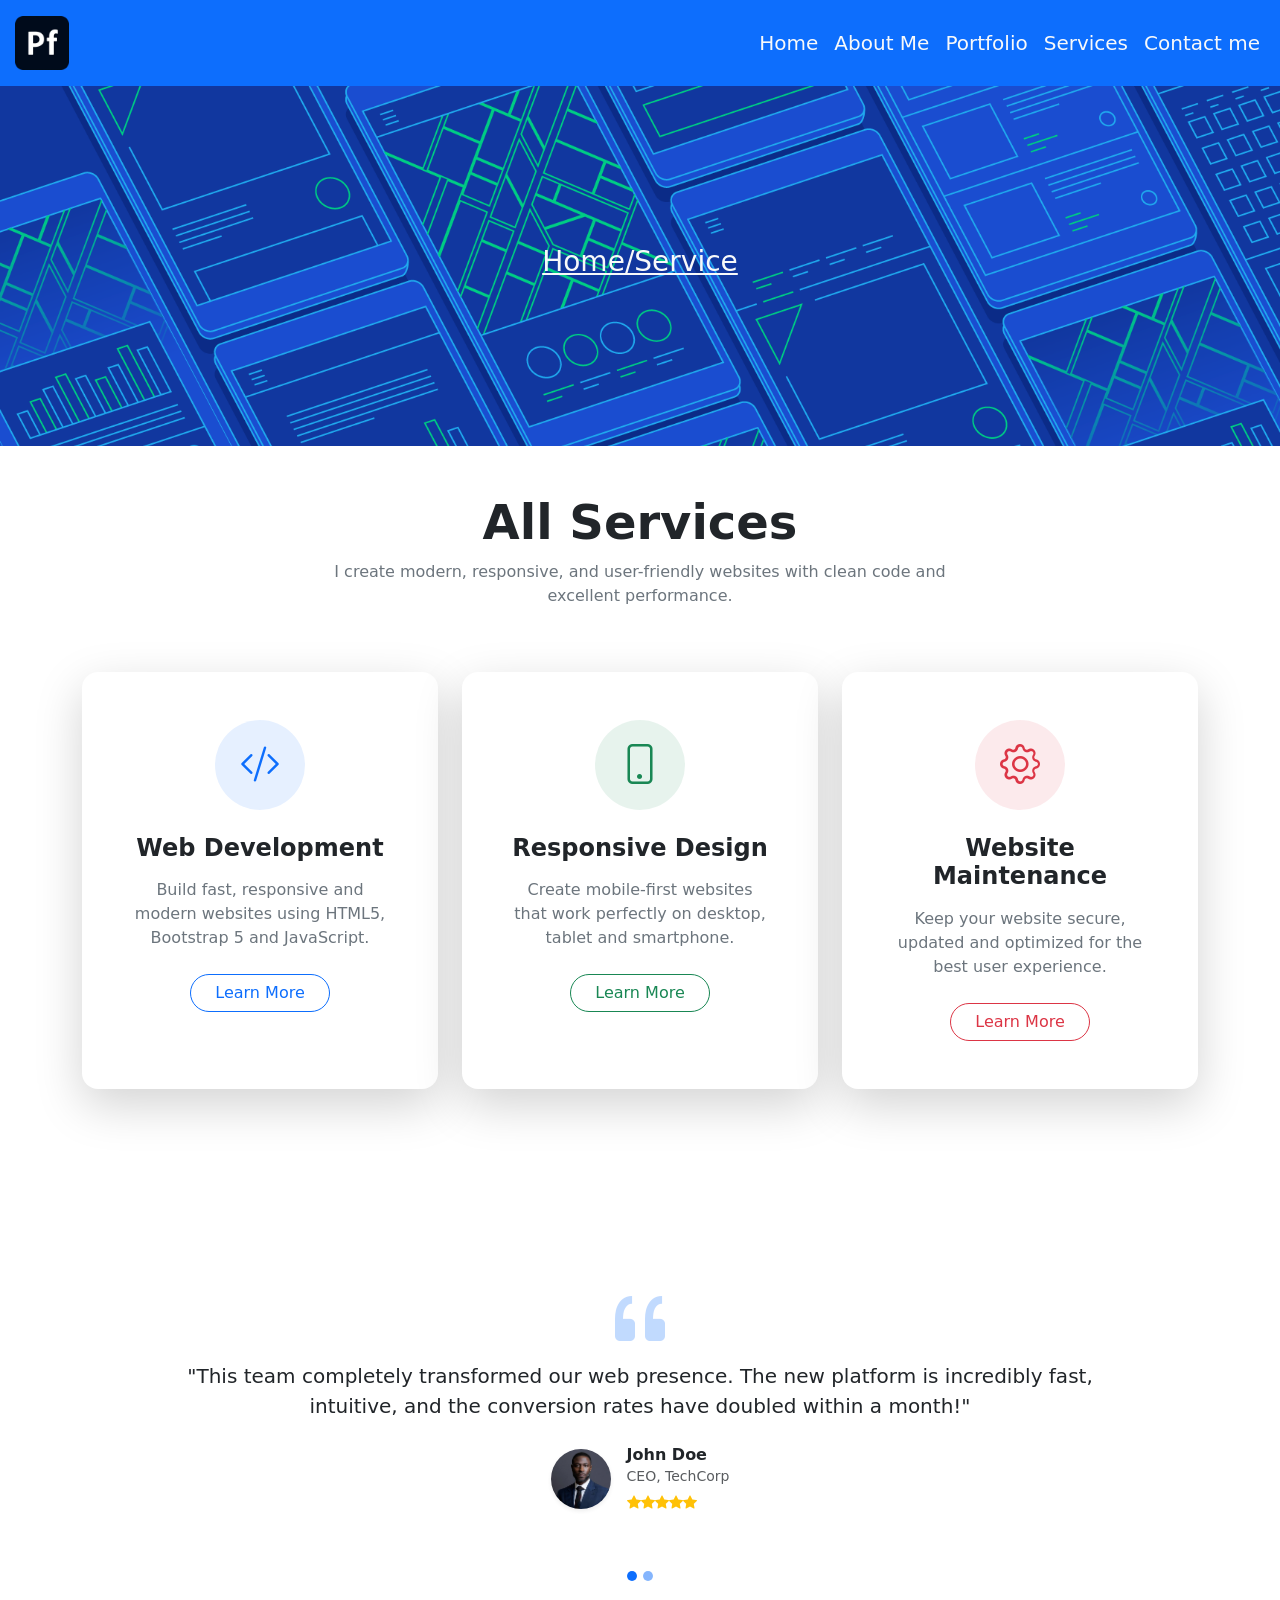
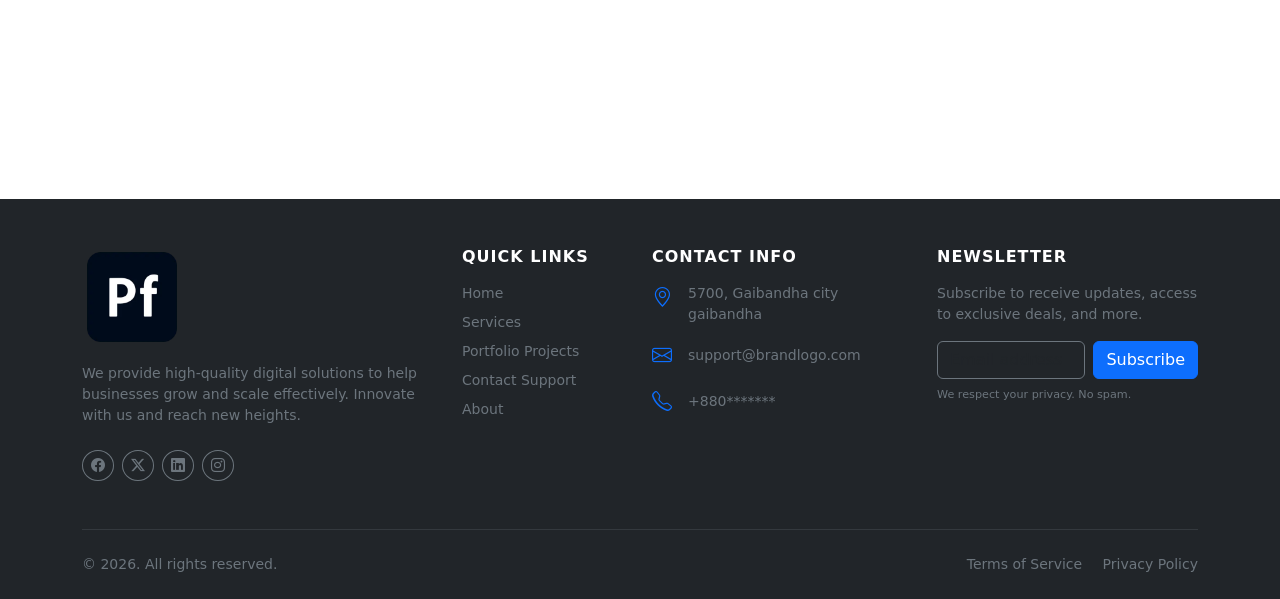
<file: service.html>
<!doctype html>
<html lang="en">

<head>
    <meta charset="utf-8">
    <meta name="viewport" content="width=device-width, initial-scale=1">
    <title>Bootstrap demo</title>
    <link href="https://cdn.jsdelivr.net/npm/bootstrap@5.3.3/dist/css/bootstrap.min.css" rel="stylesheet"
        integrity="sha384-QWTKZyjpPEjISv5WaRU9OFeRpok6YctnYmDr5pNlyT2bRjXh0JMhjY6hW+ALEwIH" crossorigin="anonymous">
    <link rel="stylesheet" href="https://cdn.jsdelivr.net/npm/bootstrap-icons@1.11.3/font/bootstrap-icons.min.css">
    <link rel="stylesheet" href="assets/css/style.css">
</head>

<body>
    <header id="navbar">
        <nav class="navbar navbar-expand-lg bg-primary">
            <div class="container-fluid">
                <a class="navbar-brand" href="index.html"><img src="assets/img/logo.webp" alt="" width="60px"></a>
                <button class="navbar-toggler" type="button" data-bs-toggle="collapse" data-bs-target="#navbarNav"
                    aria-controls="navbarNav" aria-expanded="false" aria-label="Toggle navigation">
                    <span class="navbar-toggler-icon"></span>
                </button>
                <div class="collapse navbar-collapse" id="navbarNav">
                    <ul class="navbar-nav ms-auto">
                        <li class="nav-item">
                            <a class="nav-link active text-light fs-5" aria-current="page" href="index.html">Home</a>
                        </li>
                        <li class="nav-item">
                            <a class="nav-link active text-light fs-5" aria-current="page" href="about.html">About
                                Me</a>
                        </li>
                        <li class="nav-item">
                            <a class="nav-link active text-light fs-5" aria-current="page"
                                href="portfolio.html">Portfolio</a>
                        </li>
                        <li class="nav-item">
                            <a class="nav-link active text-light fs-5" aria-current="page"
                                href="service.html">Services</a>
                        </li>
                        <li class="nav-item">
                            <a class="nav-link active text-light fs-5" aria-current="page" href="contact.html">Contact
                                me</a>
                        </li>
                    </ul>
                </div>
            </div>
        </nav>
    </header>

    <section id="title">
        <h3 class="text-light ">
            <a class="text-light" href="service.html">Home/Service</a>
        </h3>
    </section>

    <section id="service" class="py-5 ">
        <div class="container">

            <!-- Section Title -->

            <div class="row justify-content-center mb-5">
                <div class="col-lg-7 text-center">
                    <h2 class="fw-bold display-5">
                        All Services
                    </h2>

                    <p class="text-secondary">
                        I create modern, responsive, and user-friendly websites
                        with clean code and excellent performance.
                    </p>

                </div>

            </div>

            <!-- Service Cards -->

            <div class="row g-4">

                <!-- Card 1 -->

                <div class="col-lg-4 col-md-6">

                    <div class="card border-0 shadow-lg rounded-4 h-100">

                        <div class="card-body text-center p-5">

                            <div class="bg-primary bg-opacity-10 rounded-circle d-inline-flex justify-content-center align-items-center mb-4"
                                style="width:90px;height:90px;">

                                <i class="bi bi-code-slash fs-1 text-primary"></i>

                            </div>

                            <h4 class="fw-bold mb-3">
                                Web Development
                            </h4>

                            <p class="text-secondary mb-4">
                                Build fast, responsive and modern websites using
                                HTML5, Bootstrap 5 and JavaScript.
                            </p>

                            <a href="#" class="btn btn-outline-primary rounded-pill px-4">
                                Learn More
                            </a>

                        </div>

                    </div>

                </div>

                <!-- Card 2 -->

                <div class="col-lg-4 col-md-6">

                    <div class="card border-0 shadow-lg rounded-4 h-100">

                        <div class="card-body text-center p-5">

                            <div class="bg-success bg-opacity-10 rounded-circle d-inline-flex justify-content-center align-items-center mb-4"
                                style="width:90px;height:90px;">

                                <i class="bi bi-phone fs-1 text-success"></i>

                            </div>

                            <h4 class="fw-bold mb-3">
                                Responsive Design
                            </h4>

                            <p class="text-secondary mb-4">
                                Create mobile-first websites that work perfectly
                                on desktop, tablet and smartphone.
                            </p>

                            <a href="#" class="btn btn-outline-success rounded-pill px-4">
                                Learn More
                            </a>

                        </div>

                    </div>

                </div>

                <!-- Card 3 -->

                <div class="col-lg-4 col-md-6 mx-md-auto">

                    <div class="card border-0 shadow-lg rounded-4 h-100">

                        <div class="card-body text-center p-5">

                            <div class="bg-danger bg-opacity-10 rounded-circle d-inline-flex justify-content-center align-items-center mb-4"
                                style="width:90px;height:90px;">

                                <i class="bi bi-gear fs-1 text-danger"></i>

                            </div>

                            <h4 class="fw-bold mb-3">
                                Website Maintenance
                            </h4>

                            <p class="text-secondary mb-4">
                                Keep your website secure, updated and optimized
                                for the best user experience.
                            </p>

                            <a href="#" class="btn btn-outline-danger rounded-pill px-4">
                                Learn More
                            </a>

                        </div>

                    </div>

                </div>

            </div>

        </div>

    </section>

    <section id="service-client" class="py-5">
        <!-- Centered Testimonial Slider -->
        <section class="py-5 ">
            <div class="container text-center py-5">
                <i class="bi bi-quote text-primary opacity-25" style="font-size: 5rem; line-height: 0;"></i>

                <div id="testimonialCarousel" class="carousel slide" data-bs-ride="carousel">
                    <div class="carousel-inner px-4 pb-4">

                        <!-- Testimonial 1 -->
                        <div class="carousel-item active">
                            <p class="lead fw-medium text-dark mb-4 px-md-5" style="font-size: 1.25rem;">
                                "This team completely transformed our web presence. The new platform is incredibly fast,
                                intuitive, and the conversion rates have doubled within a month!"
                            </p>
                            <div class="d-flex justify-content-center align-items-center gap-3">
                                <img src="assets/img/service-client-1.jpg" alt="Client"
                                    class="rounded-circle object-fit-cover shadow-sm"
                                    style="width: 60px; height: 60px;">
                                <div class="text-start">
                                    <h6 class="mb-0 fw-bold">John Doe</h6>
                                    <small class="text-muted">CEO, TechCorp</small>
                                    <div class="text-warning small mt-1">
                                        <i class="bi bi-star-fill"></i><i class="bi bi-star-fill"></i><i
                                            class="bi bi-star-fill"></i><i class="bi bi-star-fill"></i><i
                                            class="bi bi-star-fill"></i>
                                    </div>
                                </div>
                            </div>
                        </div>

                        <!-- Testimonial 2 -->
                        <div class="carousel-item">
                            <p class="lead fw-medium text-dark mb-4 px-md-5" style="font-size: 1.25rem;">
                                "Outstanding service from start to finish. They understood exactly what we needed and
                                delivered
                                a product that exceeded all our expectations."
                            </p>
                            <div class="d-flex justify-content-center align-items-center gap-3">
                                <img src="assets/img/service-client-2.jpg" alt="Client"
                                    class="rounded-circle object-fit-cover shadow-sm"
                                    style="width: 60px; height: 60px;">
                                <div class="text-start">
                                    <h6 class="mb-0 fw-bold">Sarah Miller</h6>
                                    <small class="text-muted">Marketing Director</small>
                                    <div class="text-warning small mt-1">
                                        <i class="bi bi-star-fill"></i><i class="bi bi-star-fill"></i><i
                                            class="bi bi-star-fill"></i><i class="bi bi-star-fill"></i><i
                                            class="bi bi-star-half"></i>
                                    </div>
                                </div>
                            </div>
                        </div>

                    </div>

                    <!-- Indicators below -->
                    <div class="carousel-indicators position-relative mt-4">
                        <button type="button" data-bs-target="#testimonialCarousel" data-bs-slide-to="0"
                            class="active bg-primary rounded-circle" style="width: 10px; height: 10px;"></button>
                        <button type="button" data-bs-target="#testimonialCarousel" data-bs-slide-to="1"
                            class="bg-primary rounded-circle" style="width: 10px; height: 10px;"></button>
                    </div>
                </div>
            </div>
        </section>
    </section>

    <section id="footer">
        <!-- Big Custom Footer -->
        <footer class="bg-dark text-light pt-5 pb-4 mt-5">
            <div class="container">
                <div class="row gy-5">

                    <!-- Column 1: Brand & About -->
                    <div class="col-lg-4 col-md-6">
                        <h5 class="fw-bold text-white mb-3"><img src="assets/img/logo.webp" alt="" width="100px"></h5>
                        <p class="text-secondary small mb-4">We provide high-quality digital solutions to help
                            businesses grow
                            and scale effectively. Innovate with us and reach new heights.</p>
                        <div class="d-flex gap-2">
                            <a href="#" class="btn btn-sm btn-outline-secondary rounded-circle"><i
                                    class="bi bi-facebook"></i></a>
                            <a href="#" class="btn btn-sm btn-outline-secondary rounded-circle"><i
                                    class="bi bi-twitter-x"></i></a>
                            <a href="#" class="btn btn-sm btn-outline-secondary rounded-circle"><i
                                    class="bi bi-linkedin"></i></a>
                            <a href="#" class="btn btn-sm btn-outline-secondary rounded-circle"><i
                                    class="bi bi-instagram"></i></a>
                        </div>
                    </div>

                    <!-- Column 2: Quick Links -->
                    <div class="col-lg-2 col-md-6">
                        <h6 class="text-white mb-3 text-uppercase fw-bold tracking-wide">Quick Links</h6>
                        <ul class="list-unstyled small text-secondary d-flex flex-column gap-2">
                            <li><a href="index.html"
                                    class="text-secondary text-decoration-none hover-white transition-all">Home</a>
                            </li>
                            <li><a href="service.html"
                                    class="text-secondary text-decoration-none hover-white transition-all">
                                    Services</a></li>
                            <li><a href="portfolio.html"
                                    class="text-secondary text-decoration-none hover-white transition-all">Portfolio
                                    Projects</a></li>
                            <li><a href="contact.html"
                                    class="text-secondary text-decoration-none hover-white transition-all">Contact
                                    Support</a></li>
                            <li><a href="about.html"
                                    class="text-secondary text-decoration-none hover-white transition-all">About</a>
                            </li>
                        </ul>
                    </div>

                    <!-- Column 3: Contact Info -->
                    <div class="col-lg-3 col-md-6">
                        <h6 class="text-white mb-3 text-uppercase fw-bold tracking-wide">Contact Info</h6>
                        <ul class="list-unstyled small text-secondary d-flex flex-column gap-3">
                            <li class="d-flex gap-3 align-items-start">
                                <i class="bi bi-geo-alt fs-5 text-primary"></i>
                                <span>5700, Gaibandha city<br>gaibandha</span>
                            </li>
                            <li class="d-flex gap-3 align-items-center">
                                <i class="bi bi-envelope fs-5 text-primary"></i>
                                <span>support@brandlogo.com</span>
                            </li>
                            <li class="d-flex gap-3 align-items-center">
                                <i class="bi bi-telephone fs-5 text-primary"></i>
                                <span>+880*******</span>
                            </li>
                        </ul>
                    </div>

                    <!-- Column 4: Newsletter -->
                    <div class="col-lg-3 col-md-6">
                        <h6 class="text-white mb-3 text-uppercase fw-bold tracking-wide">Newsletter</h6>
                        <p class="text-secondary small mb-3">Subscribe to receive updates, access to exclusive deals,
                            and more.
                        </p>
                        <form class="d-flex gap-2">
                            <input type="email" class="form-control bg-dark text-light border-secondary"
                                placeholder="Email address" required>
                            <button class="btn btn-primary" type="submit">Subscribe</button>
                        </form>
                        <div class="form-text text-secondary mt-2" style="font-size: 0.7rem;">We respect your privacy.
                            No spam.
                        </div>
                    </div>

                </div>

                <!-- Simple Footer Copyright -->
                <hr class="border-secondary mt-5 mb-4">
                <div class="row align-items-center">
                    <div class="col-md-6 text-center text-md-start small text-secondary mb-3 mb-md-0">
                        &copy; 2026. All rights reserved.
                    </div>
                    <div class="col-md-6 text-center text-md-end small">
                        <a href="#" class="text-secondary text-decoration-none me-3 hover-white">Terms of Service</a>
                        <a href="#" class="text-secondary text-decoration-none hover-white">Privacy Policy</a>
                    </div>
                </div>
            </div>
        </footer>

        <!-- Optional CSS for hovers -->
        <style>
            .hover-white:hover {
                color: #fff !important;
            }

            .tracking-wide {
                letter-spacing: 1px;
            }
        </style>
    </section>

    <script src="https://cdn.jsdelivr.net/npm/bootstrap@5.2.3/dist/js/bootstrap.bundle.min.js"
        integrity="sha384-kenU1KFdBIe4zVF0s0G1M5b4hcpxyD9F7jL+jjXkk+Q2h455rYXK/7HAuoJl+0I4"
        crossorigin="anonymous"></script>
</body>

</html>
</file>
<file: assets/css/style.css>
*{
    padding: 0%;
    margin: 0%;
    box-sizing: border-box;
}

header ul a:hover{
    font-weight: bold;
    transition: 0.5s;
    color: black;
    
}

#title{
    background-image: url(../img/about-title.png);
    height: 40vh;
    background-repeat: no-repeat;
    background-size: cover;
    align-items: center;
    align-content: center;
    text-align: center;
}

#title h1{
    font-size: 72px;
    color: white;
    
}

#title h1:hover{
    scale: 1.1;
    transition: 0.5s;
}
</file>
